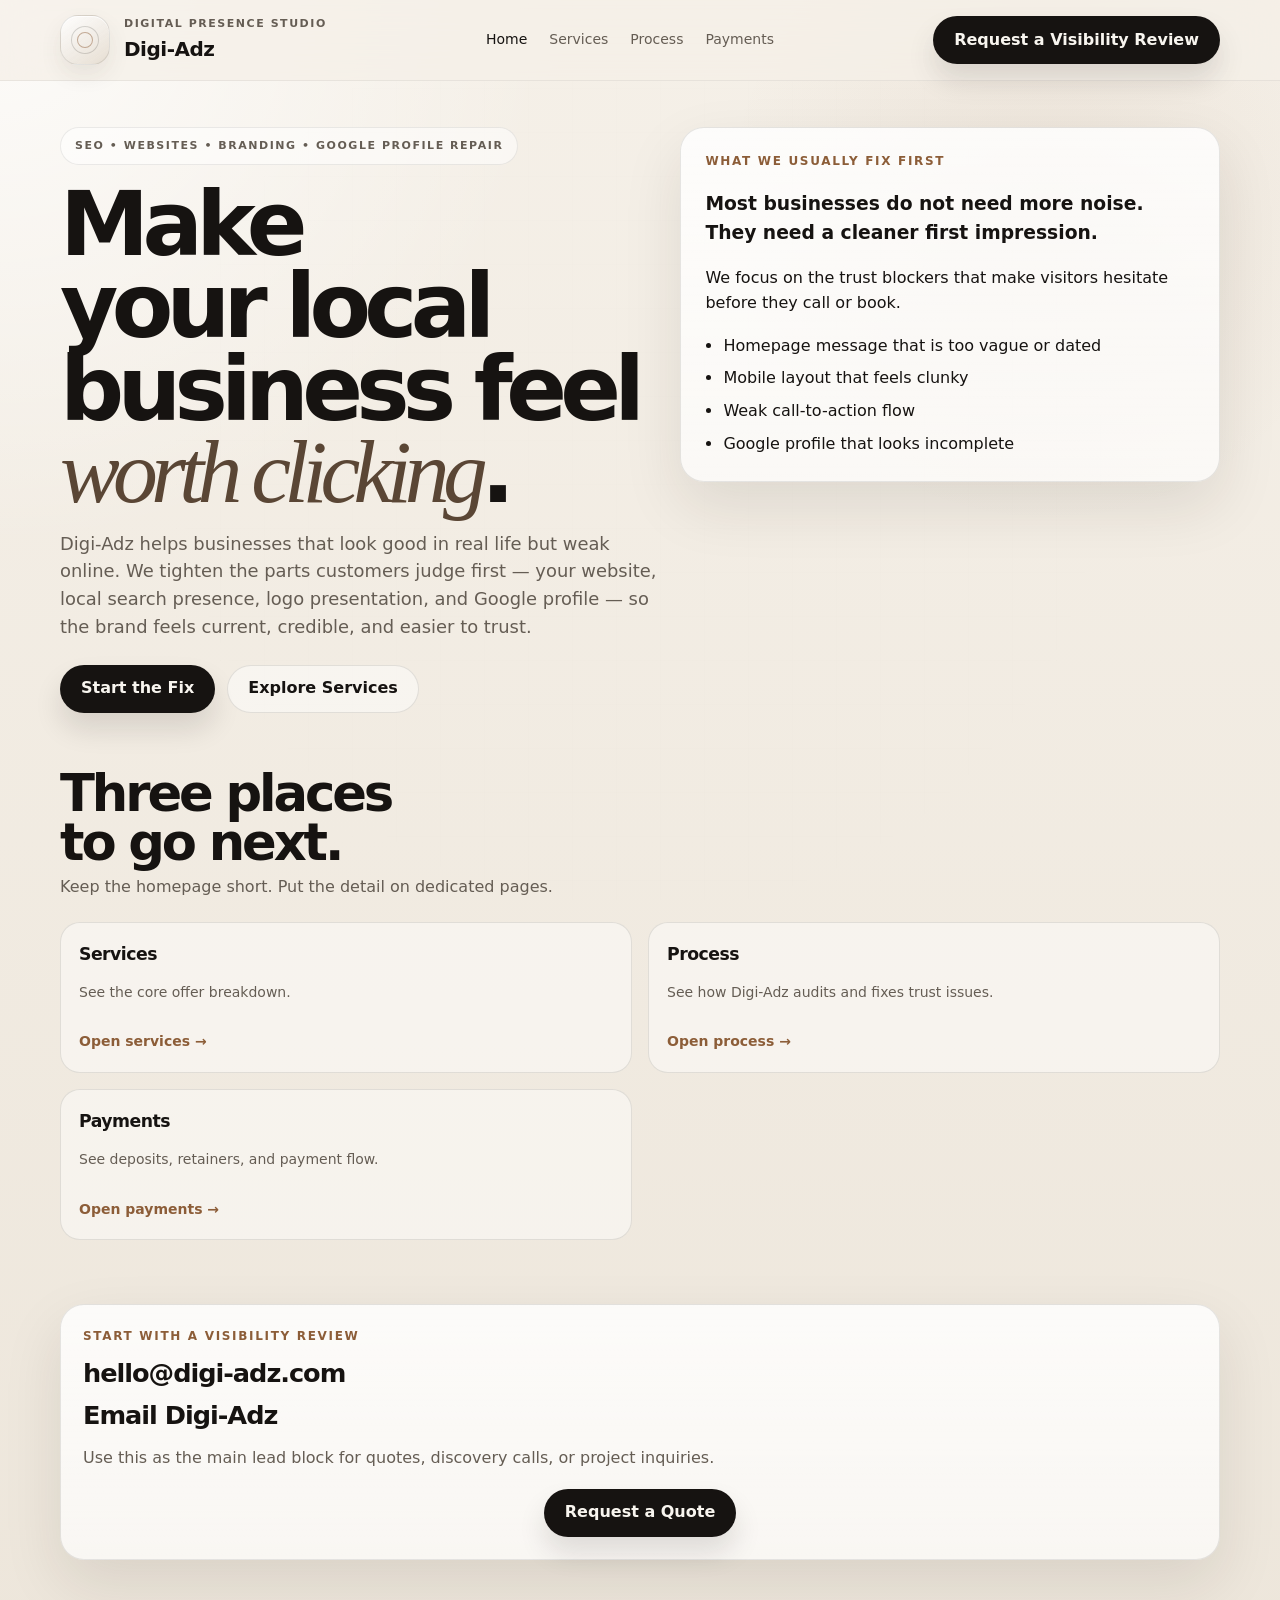
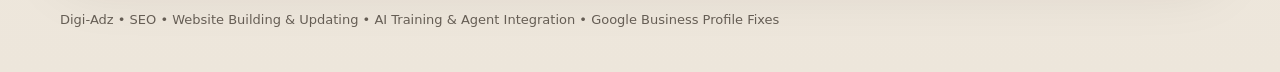
<file: index.html>
<!DOCTYPE html>
<html lang="en">
<head>
  <meta charset="UTF-8" />
  <meta name="viewport" content="width=device-width, initial-scale=1.0" />
  <title>Digi-Adz — Digital Visibility That Actually Brings Calls</title>
  <meta name="description" content="Digi-Adz helps local businesses improve websites, SEO, branding, and Google Business Profiles with a cleaner conversion-first digital presence." />
  <link rel="stylesheet" href="style.css" />
</head>
<body>
  <header class="topbar">
    <div class="shell nav">
      <a class="brand" href="index.html">
        <span class="brand-mark" aria-hidden="true"></span>
        <span class="brand-copy">
          <small>Digital Presence Studio</small>
          <strong>Digi-Adz</strong>
        </span>
      </a>
      <nav class="nav-links" aria-label="Primary">
        <a class="current" href="index.html">Home</a>
        <a href="services.html">Services</a>
        <a href="process.html">Process</a>
        <a href="payments.html">Payments</a>
      </nav>
      <a class="cta cta-primary" href="#contact">Request a Visibility Review</a>
    </div>
  </header>

  <main>
    <section class="hero">
      <div class="shell hero-simple">
        <div class="hero-copy">
          <span class="eyebrow">SEO • websites • branding • google profile repair</span>
          <h1>Make your local business feel <span>worth clicking</span>.</h1>
          <p>Digi-Adz helps businesses that look good in real life but weak online. We tighten the parts customers judge first — your website, local search presence, logo presentation, and Google profile — so the brand feels current, credible, and easier to trust.</p>
          <div class="hero-actions">
            <a class="cta cta-primary" href="#contact">Start the Fix</a>
            <a class="cta cta-secondary" href="services.html">Explore Services</a>
          </div>
        </div>

        <aside class="hero-card">
          <span class="page-kicker">What we usually fix first</span>
          <h3>Most businesses do not need more noise. They need a cleaner first impression.</h3>
          <p>We focus on the trust blockers that make visitors hesitate before they call or book.</p>
          <ul class="hero-list">
            <li>Homepage message that is too vague or dated</li>
            <li>Mobile layout that feels clunky</li>
            <li>Weak call-to-action flow</li>
            <li>Google profile that looks incomplete</li>
          </ul>
        </aside>
      </div>
    </section>

    <section>
      <div class="shell">
        <div class="section-head">
          <div>
            <h2>Three places to go next.</h2>
            <p>Keep the homepage short. Put the detail on dedicated pages.</p>
          </div>
        </div>

        <div class="link-grid two-up">
          <a class="link-card" href="services.html">
            <strong>Services</strong>
            <p>See the core offer breakdown.</p>
            <span class="arrow">Open services →</span>
          </a>
          <a class="link-card" href="process.html">
            <strong>Process</strong>
            <p>See how Digi-Adz audits and fixes trust issues.</p>
            <span class="arrow">Open process →</span>
          </a>
          <a class="link-card" href="payments.html">
            <strong>Payments</strong>
            <p>See deposits, retainers, and payment flow.</p>
            <span class="arrow">Open payments →</span>
          </a>
        </div>
      </div>
    </section>

    <section id="contact">
      <div class="shell">
        <div class="contact-card">
          <strong>Start with a visibility review</strong>
          <h3>hello@digi-adz.com</h3>
          <a class="contact-link" href="mailto:hello@digi-adz.com">Email Digi-Adz</a>
          <p>Use this as the main lead block for quotes, discovery calls, or project inquiries.</p>
          <a class="cta cta-primary center-cta" href="mailto:hello@digi-adz.com?subject=Digi-Adz%20Website%20Inquiry">Request a Quote</a>
        </div>
      </div>
    </section>
  </main>

  <footer class="footer">
    <div class="shell">Digi-Adz • SEO • Website Building &amp; Updating • AI Training &amp; Agent Integration • Google Business Profile Fixes</div>
  </footer>
</body>
</html>
</file>
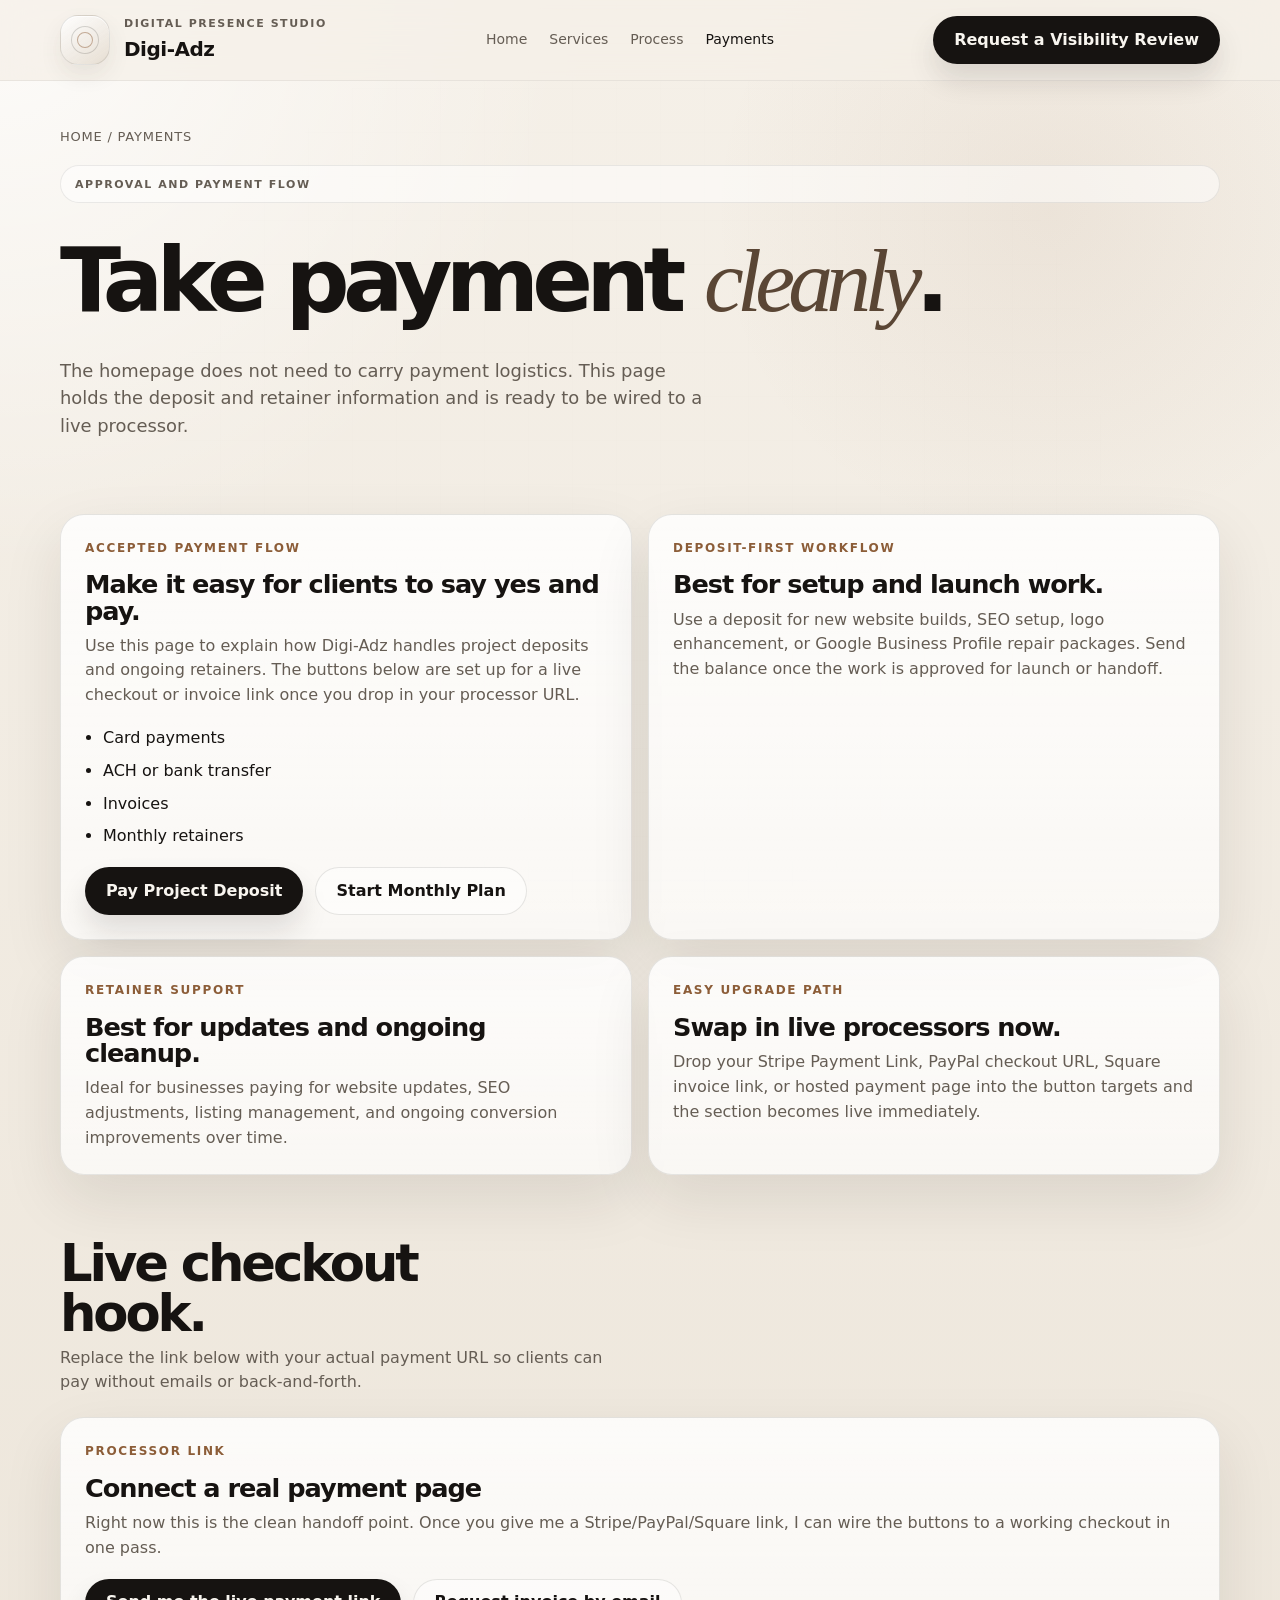
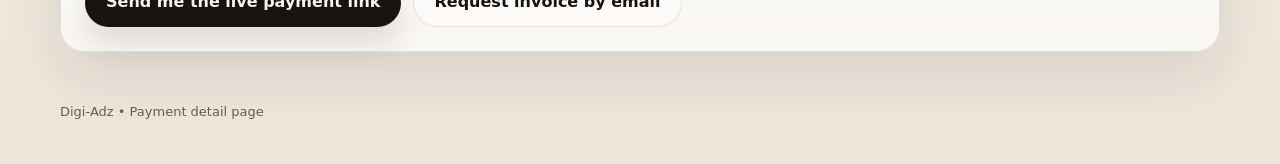
<file: payments.html>
<!DOCTYPE html>
<html lang="en">
<head>
  <meta charset="UTF-8" />
  <meta name="viewport" content="width=device-width, initial-scale=1.0" />
  <title>Digi-Adz Payments</title>
  <meta name="description" content="Payment and deposit flow information for Digi-Adz website, SEO, and branding work." />
  <link rel="stylesheet" href="style.css" />
</head>
<body>
  <header class="topbar">
    <div class="shell nav">
      <a class="brand" href="index.html">
        <span class="brand-mark" aria-hidden="true"></span>
        <span class="brand-copy">
          <small>Digital Presence Studio</small>
          <strong>Digi-Adz</strong>
        </span>
      </a>
      <nav class="nav-links" aria-label="Primary">
        <a href="index.html">Home</a>
        <a href="services.html">Services</a>
        <a href="process.html">Process</a>
        <a class="current" href="payments.html">Payments</a>
      </nav>
      <a class="cta cta-primary" href="index.html#contact">Request a Visibility Review</a>
    </div>
  </header>

  <main>
    <section class="page-hero">
      <div class="shell">
        <div class="breadcrumbs">Home / Payments</div>
        <span class="eyebrow">Approval and payment flow</span>
        <h1>Take payment <span>cleanly</span>.</h1>
        <p>The homepage does not need to carry payment logistics. This page holds the deposit and retainer information and is ready to be wired to a live processor.</p>
      </div>
    </section>

    <section>
      <div class="shell payment-grid">
        <article class="payment-card">
          <span class="page-kicker">Accepted payment flow</span>
          <h3>Make it easy for clients to say yes and pay.</h3>
          <p>Use this page to explain how Digi-Adz handles project deposits and ongoing retainers. The buttons below are set up for a live checkout or invoice link once you drop in your processor URL.</p>
          <ul class="simple-list">
            <li>Card payments</li>
            <li>ACH or bank transfer</li>
            <li>Invoices</li>
            <li>Monthly retainers</li>
          </ul>
          <div class="inline-actions" style="margin-top:18px;">
            <a class="button-link primary" href="#live-checkout">Pay Project Deposit</a>
            <a class="button-link secondary" href="#live-checkout">Start Monthly Plan</a>
          </div>
        </article>

        <article class="payment-card">
          <strong>Deposit-first workflow</strong>
          <h3>Best for setup and launch work.</h3>
          <p>Use a deposit for new website builds, SEO setup, logo enhancement, or Google Business Profile repair packages. Send the balance once the work is approved for launch or handoff.</p>
        </article>

        <article class="payment-card">
          <strong>Retainer support</strong>
          <h3>Best for updates and ongoing cleanup.</h3>
          <p>Ideal for businesses paying for website updates, SEO adjustments, listing management, and ongoing conversion improvements over time.</p>
        </article>

        <article class="payment-card">
          <strong>Easy upgrade path</strong>
          <h3>Swap in live processors now.</h3>
          <p>Drop your Stripe Payment Link, PayPal checkout URL, Square invoice link, or hosted payment page into the button targets and the section becomes live immediately.</p>
        </article>
      </div>
    </section>

    <section id="live-checkout">
      <div class="shell">
        <div class="section-head">
          <div>
            <h2>Live checkout hook.</h2>
            <p>Replace the link below with your actual payment URL so clients can pay without emails or back-and-forth.</p>
          </div>
        </div>

        <article class="page-card">
          <span class="page-kicker">Processor link</span>
          <h3>Connect a real payment page</h3>
          <p>Right now this is the clean handoff point. Once you give me a Stripe/PayPal/Square link, I can wire the buttons to a working checkout in one pass.</p>
          <div class="inline-actions" style="margin-top:18px;">
            <a class="button-link primary" href="mailto:hello@digi-adz.com?subject=Payment%20Link%20Request">Send me the live payment link</a>
            <a class="button-link secondary" href="mailto:hello@digi-adz.com?subject=Project%20Deposit%20Invoice">Request invoice by email</a>
          </div>
        </article>
      </div>
    </section>
  </main>

  <footer class="footer">
    <div class="shell">Digi-Adz • Payment detail page</div>
  </footer>
</body>
</html>
</file>
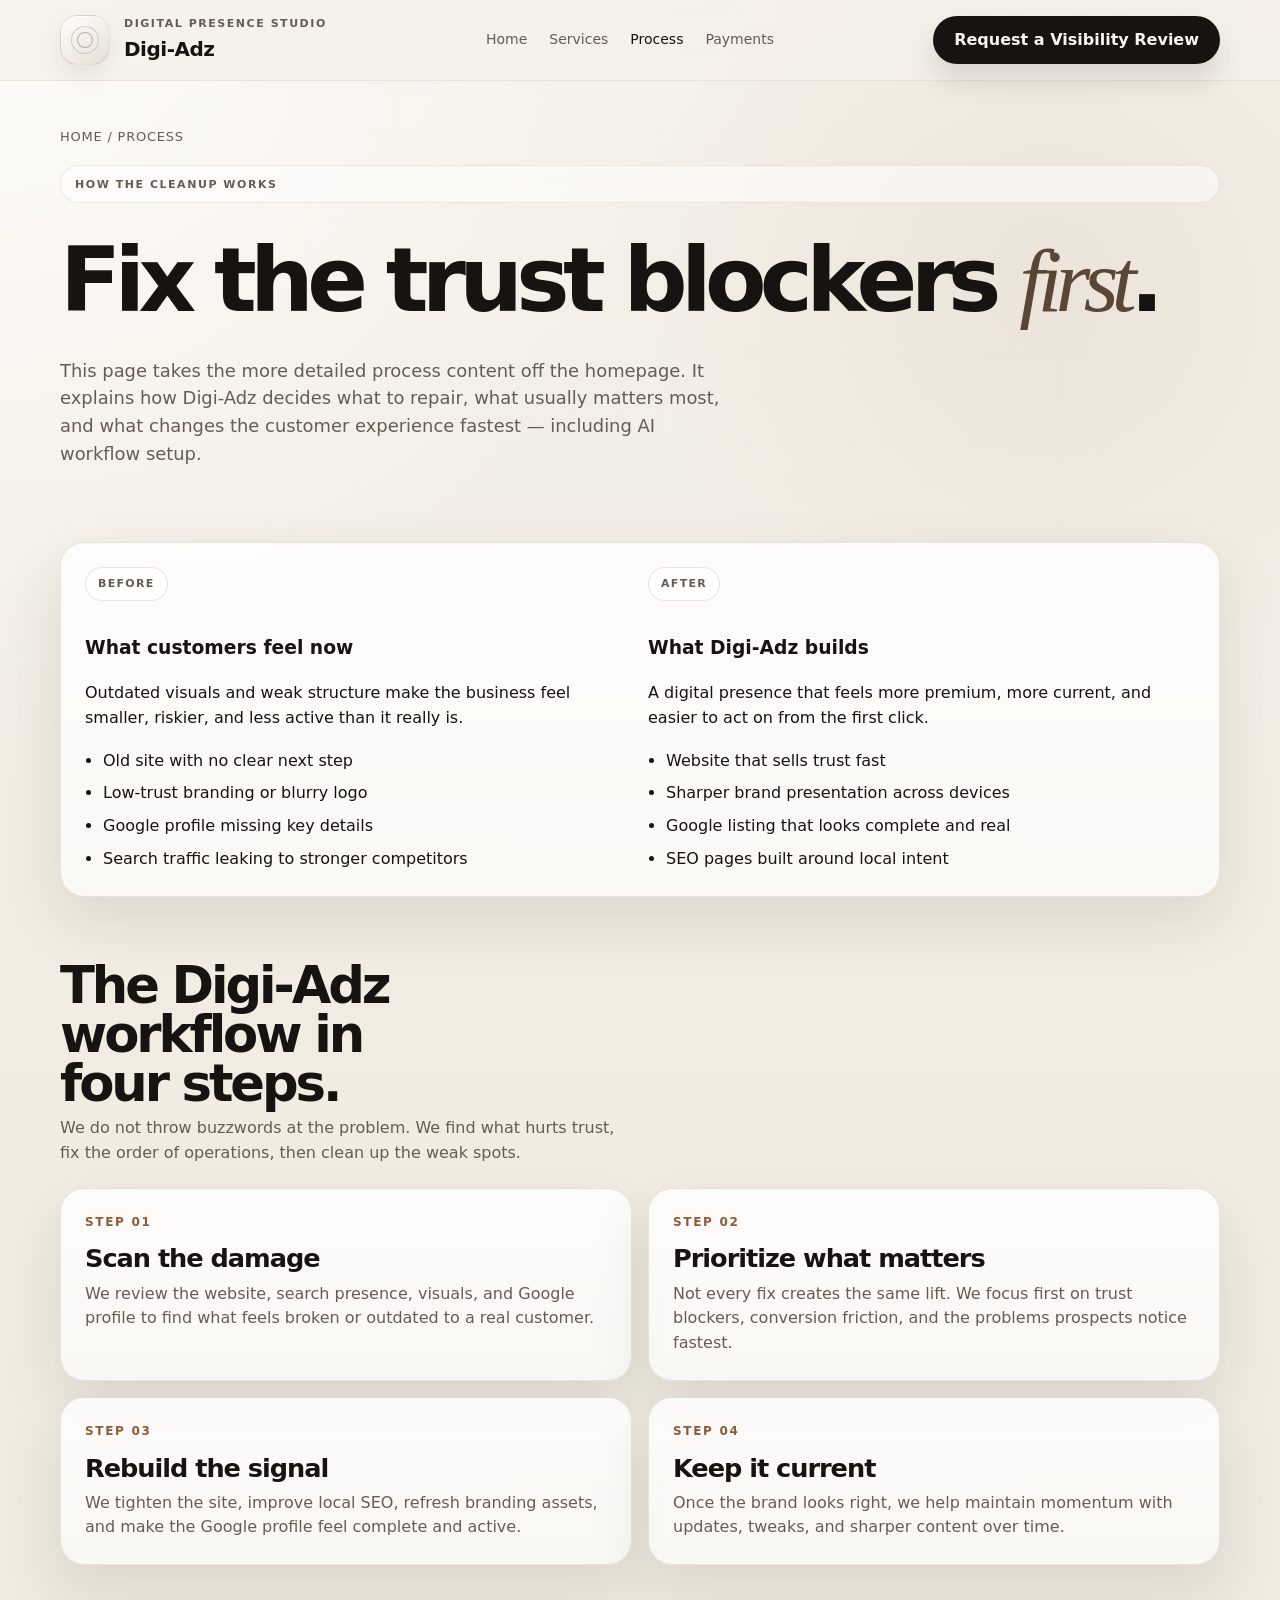
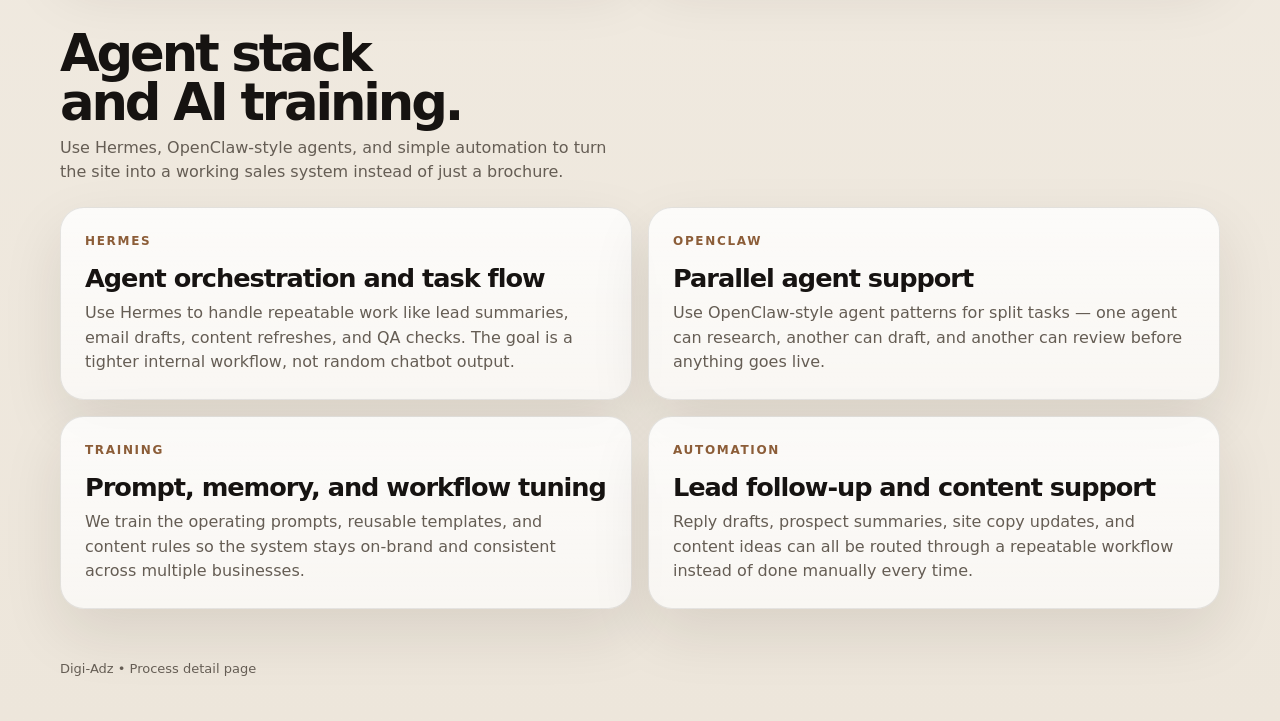
<file: process.html>
<!DOCTYPE html>
<html lang="en">
<head>
  <meta charset="UTF-8" />
  <meta name="viewport" content="width=device-width, initial-scale=1.0" />
  <title>Digi-Adz Process</title>
  <meta name="description" content="How Digi-Adz audits, prioritizes, and improves digital trust for local businesses." />
  <link rel="stylesheet" href="style.css" />
</head>
<body>
  <header class="topbar">
    <div class="shell nav">
      <a class="brand" href="index.html">
        <span class="brand-mark" aria-hidden="true"></span>
        <span class="brand-copy">
          <small>Digital Presence Studio</small>
          <strong>Digi-Adz</strong>
        </span>
      </a>
      <nav class="nav-links" aria-label="Primary">
        <a href="index.html">Home</a>
        <a href="services.html">Services</a>
        <a class="current" href="process.html">Process</a>
        <a href="payments.html">Payments</a>
      </nav>
      <a class="cta cta-primary" href="index.html#contact">Request a Visibility Review</a>
    </div>
  </header>

  <main>
    <section class="page-hero">
      <div class="shell">
        <div class="breadcrumbs">Home / Process</div>
        <span class="eyebrow">How the cleanup works</span>
        <h1>Fix the trust blockers <span>first</span>.</h1>
        <p>This page takes the more detailed process content off the homepage. It explains how Digi-Adz decides what to repair, what usually matters most, and what changes the customer experience fastest — including AI workflow setup.</p>
      </div>
    </section>

    <section>
      <div class="shell split-card">
        <div>
          <span class="label">Before</span>
          <h3>What customers feel now</h3>
          <p>Outdated visuals and weak structure make the business feel smaller, riskier, and less active than it really is.</p>
          <ul class="simple-list">
            <li>Old site with no clear next step</li>
            <li>Low-trust branding or blurry logo</li>
            <li>Google profile missing key details</li>
            <li>Search traffic leaking to stronger competitors</li>
          </ul>
        </div>
        <div>
          <span class="label">After</span>
          <h3>What Digi-Adz builds</h3>
          <p>A digital presence that feels more premium, more current, and easier to act on from the first click.</p>
          <ul class="simple-list">
            <li>Website that sells trust fast</li>
            <li>Sharper brand presentation across devices</li>
            <li>Google listing that looks complete and real</li>
            <li>SEO pages built around local intent</li>
          </ul>
        </div>
      </div>
    </section>

    <section>
      <div class="shell">
        <div class="section-head">
          <div>
            <h2>The Digi-Adz workflow in four steps.</h2>
            <p>We do not throw buzzwords at the problem. We find what hurts trust, fix the order of operations, then clean up the weak spots.</p>
          </div>
        </div>

        <div class="process-grid">
          <article class="process-card">
            <span class="step-num">Step 01</span>
            <h3>Scan the damage</h3>
            <p>We review the website, search presence, visuals, and Google profile to find what feels broken or outdated to a real customer.</p>
          </article>
          <article class="process-card">
            <span class="step-num">Step 02</span>
            <h3>Prioritize what matters</h3>
            <p>Not every fix creates the same lift. We focus first on trust blockers, conversion friction, and the problems prospects notice fastest.</p>
          </article>
          <article class="process-card">
            <span class="step-num">Step 03</span>
            <h3>Rebuild the signal</h3>
            <p>We tighten the site, improve local SEO, refresh branding assets, and make the Google profile feel complete and active.</p>
          </article>
          <article class="process-card">
            <span class="step-num">Step 04</span>
            <h3>Keep it current</h3>
            <p>Once the brand looks right, we help maintain momentum with updates, tweaks, and sharper content over time.</p>
          </article>
        </div>
      </div>
    </section>

    <section>
      <div class="shell">
        <div class="section-head">
          <div>
            <h2>Agent stack and AI training.</h2>
            <p>Use Hermes, OpenClaw-style agents, and simple automation to turn the site into a working sales system instead of just a brochure.</p>
          </div>
        </div>

        <div class="two-up">
          <article class="page-card">
            <span class="page-kicker">Hermes</span>
            <h3>Agent orchestration and task flow</h3>
            <p>Use Hermes to handle repeatable work like lead summaries, email drafts, content refreshes, and QA checks. The goal is a tighter internal workflow, not random chatbot output.</p>
          </article>
          <article class="page-card">
            <span class="page-kicker">OpenClaw</span>
            <h3>Parallel agent support</h3>
            <p>Use OpenClaw-style agent patterns for split tasks — one agent can research, another can draft, and another can review before anything goes live.</p>
          </article>
          <article class="page-card">
            <span class="page-kicker">Training</span>
            <h3>Prompt, memory, and workflow tuning</h3>
            <p>We train the operating prompts, reusable templates, and content rules so the system stays on-brand and consistent across multiple businesses.</p>
          </article>
          <article class="page-card">
            <span class="page-kicker">Automation</span>
            <h3>Lead follow-up and content support</h3>
            <p>Reply drafts, prospect summaries, site copy updates, and content ideas can all be routed through a repeatable workflow instead of done manually every time.</p>
          </article>
        </div>
      </div>
    </section>
  </main>

  <footer class="footer">
    <div class="shell">Digi-Adz • Process detail page</div>
  </footer>
</body>
</html>
</file>
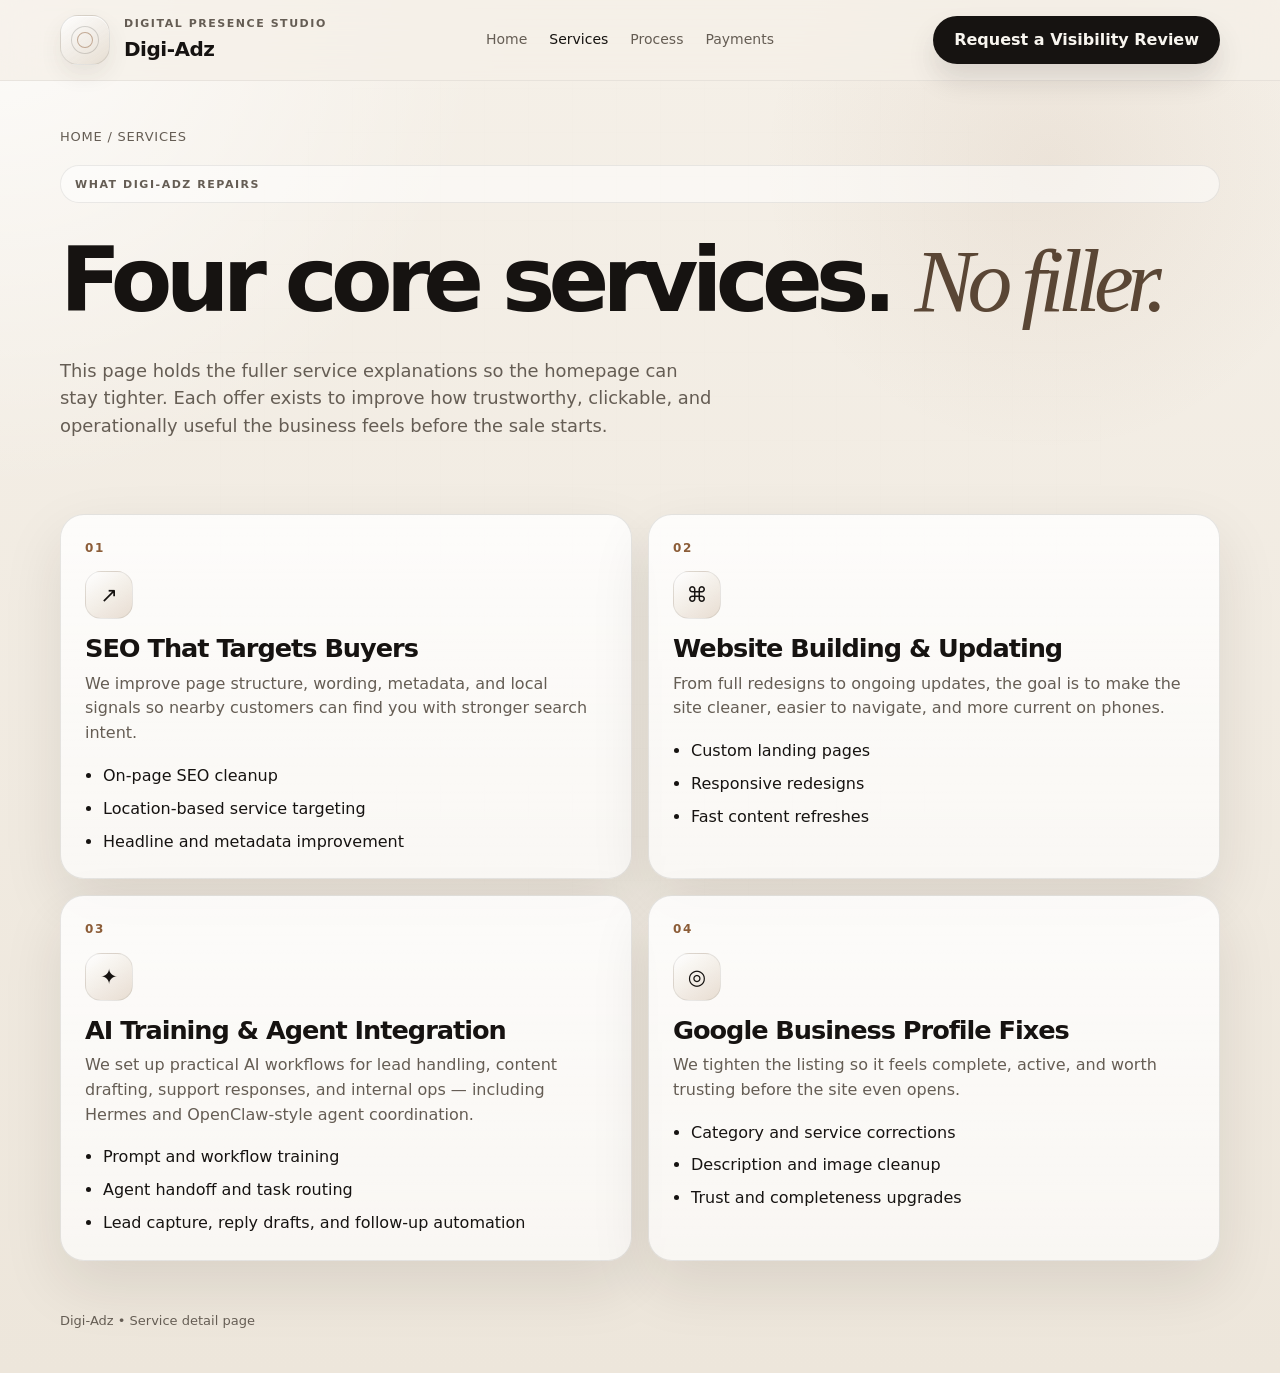
<file: services.html>
<!DOCTYPE html>
<html lang="en">
<head>
  <meta charset="UTF-8" />
  <meta name="viewport" content="width=device-width, initial-scale=1.0" />
  <title>Digi-Adz Services</title>
  <meta name="description" content="Digi-Adz services for SEO, websites, AI training and agent integration, and Google Business Profile fixes." />
  <link rel="stylesheet" href="style.css" />
</head>
<body>
  <header class="topbar">
    <div class="shell nav">
      <a class="brand" href="index.html">
        <span class="brand-mark" aria-hidden="true"></span>
        <span class="brand-copy">
          <small>Digital Presence Studio</small>
          <strong>Digi-Adz</strong>
        </span>
      </a>
      <nav class="nav-links" aria-label="Primary">
        <a href="index.html">Home</a>
        <a class="current" href="services.html">Services</a>
        <a href="process.html">Process</a>
        <a href="payments.html">Payments</a>
      </nav>
      <a class="cta cta-primary" href="index.html#contact">Request a Visibility Review</a>
    </div>
  </header>

  <main>
    <section class="page-hero">
      <div class="shell">
        <div class="breadcrumbs">Home / Services</div>
        <span class="eyebrow">What Digi-Adz repairs</span>
        <h1>Four core services. <span>No filler.</span></h1>
        <p>This page holds the fuller service explanations so the homepage can stay tighter. Each offer exists to improve how trustworthy, clickable, and operationally useful the business feels before the sale starts.</p>
      </div>
    </section>

    <section>
      <div class="shell services-grid">
        <article class="service-card">
          <span class="service-tag">01</span>
          <div class="service-icon">↗</div>
          <h3>SEO That Targets Buyers</h3>
          <p>We improve page structure, wording, metadata, and local signals so nearby customers can find you with stronger search intent.</p>
          <ul class="simple-list">
            <li>On-page SEO cleanup</li>
            <li>Location-based service targeting</li>
            <li>Headline and metadata improvement</li>
          </ul>
        </article>

        <article class="service-card">
          <span class="service-tag">02</span>
          <div class="service-icon">⌘</div>
          <h3>Website Building &amp; Updating</h3>
          <p>From full redesigns to ongoing updates, the goal is to make the site cleaner, easier to navigate, and more current on phones.</p>
          <ul class="simple-list">
            <li>Custom landing pages</li>
            <li>Responsive redesigns</li>
            <li>Fast content refreshes</li>
          </ul>
        </article>

        <article class="service-card">
          <span class="service-tag">03</span>
          <div class="service-icon">✦</div>
          <h3>AI Training &amp; Agent Integration</h3>
          <p>We set up practical AI workflows for lead handling, content drafting, support responses, and internal ops — including Hermes and OpenClaw-style agent coordination.</p>
          <ul class="simple-list">
            <li>Prompt and workflow training</li>
            <li>Agent handoff and task routing</li>
            <li>Lead capture, reply drafts, and follow-up automation</li>
          </ul>
        </article>

        <article class="service-card">
          <span class="service-tag">04</span>
          <div class="service-icon">◎</div>
          <h3>Google Business Profile Fixes</h3>
          <p>We tighten the listing so it feels complete, active, and worth trusting before the site even opens.</p>
          <ul class="simple-list">
            <li>Category and service corrections</li>
            <li>Description and image cleanup</li>
            <li>Trust and completeness upgrades</li>
          </ul>
        </article>
      </div>
    </section>
  </main>

  <footer class="footer">
    <div class="shell">Digi-Adz • Service detail page</div>
  </footer>
</body>
</html>
</file>
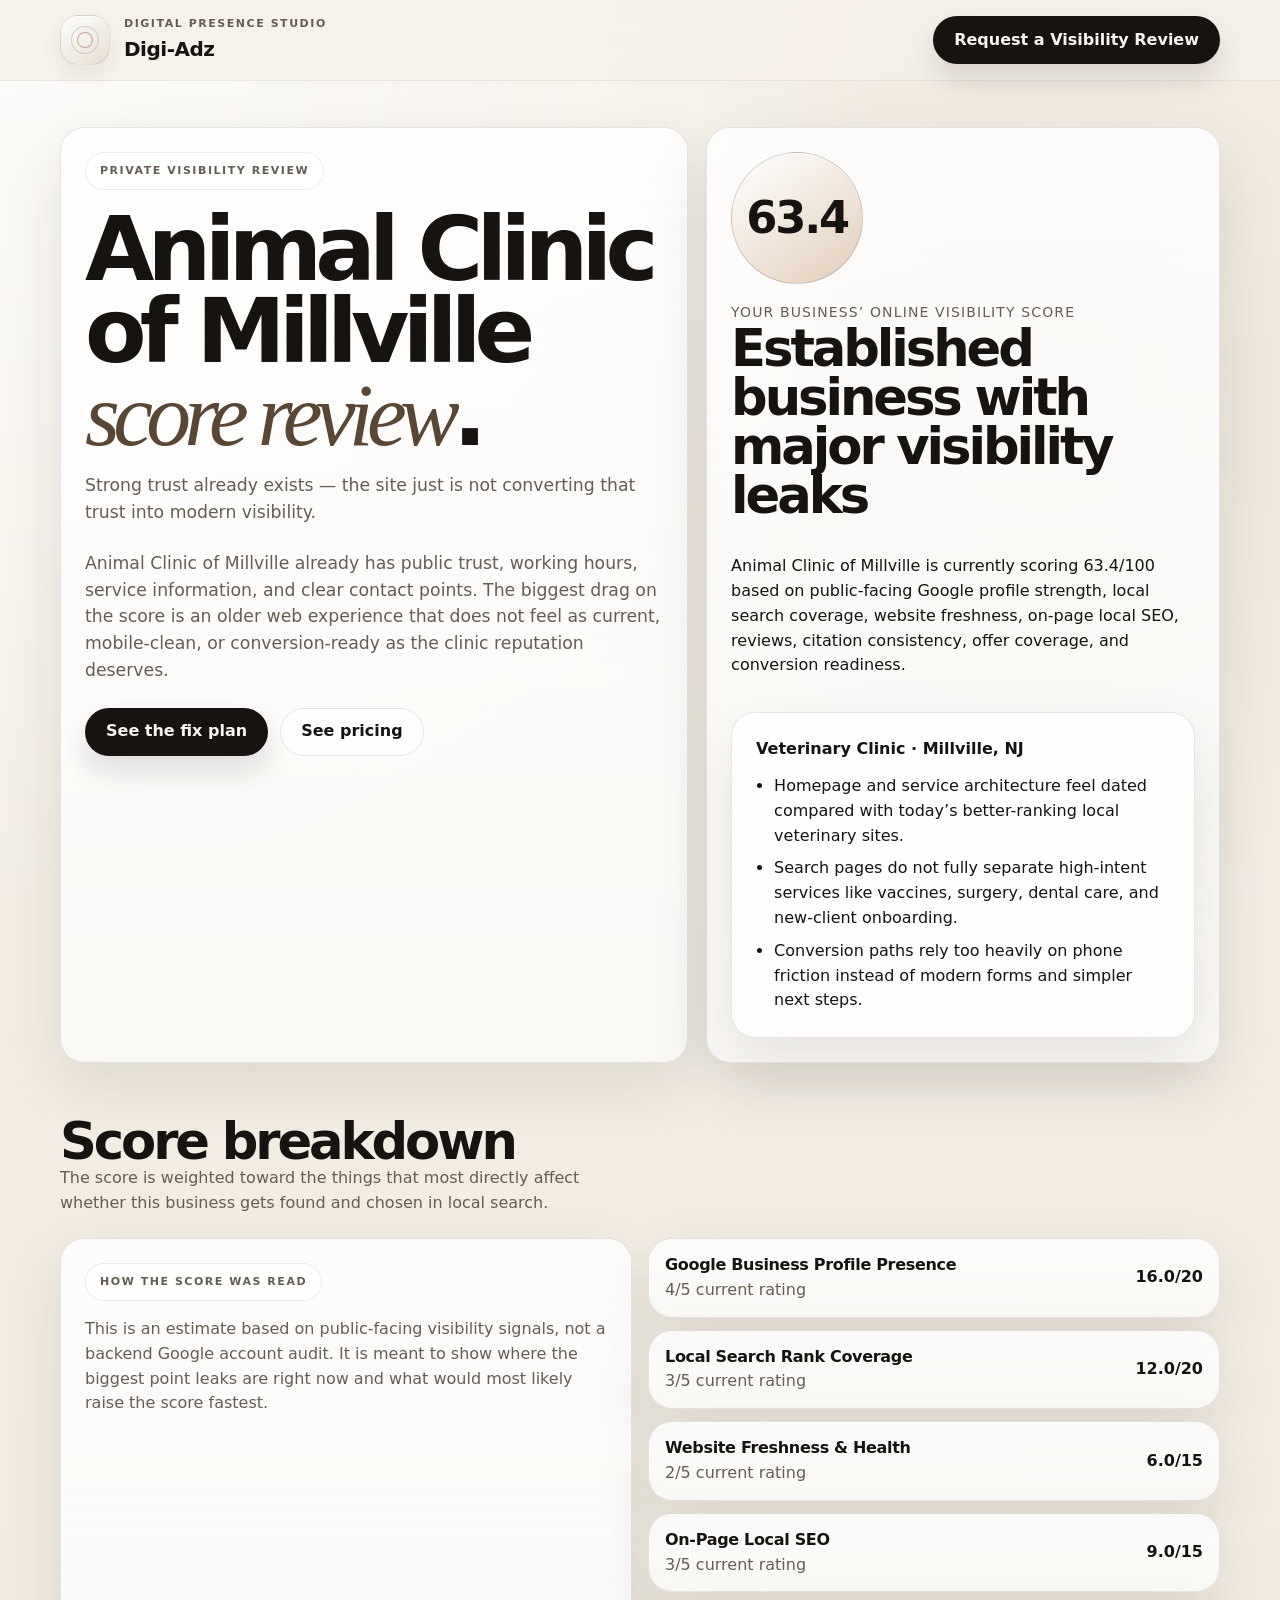
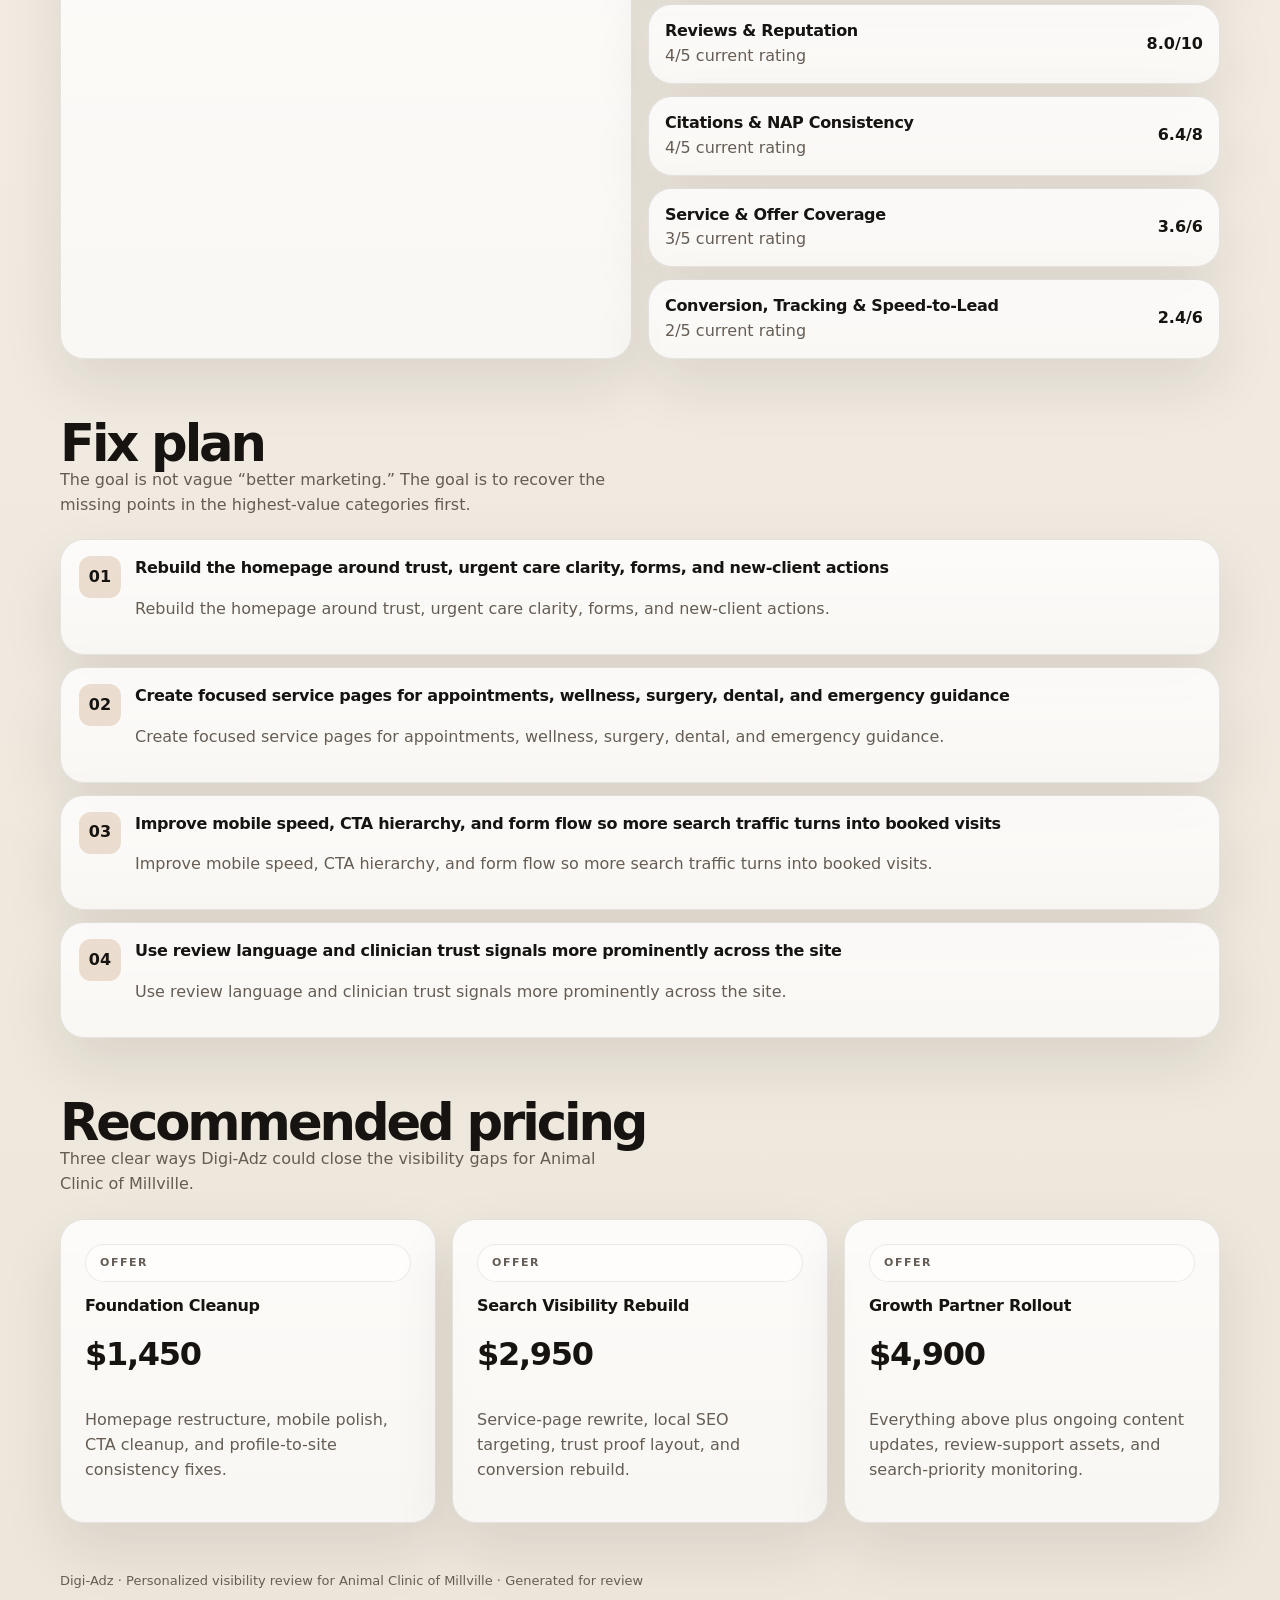
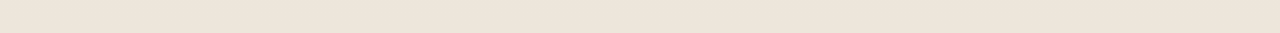
<file: reviews/animal-clinic-of-millville.html>
<!DOCTYPE html>
<html lang="en">
<head>
  <meta charset="UTF-8" />
  <meta name="viewport" content="width=device-width, initial-scale=1.0" />
  <title>Animal Clinic of Millville Visibility Review | Digi-Adz</title>
  <meta name="description" content="Personalized Digi-Adz visibility review for Animal Clinic of Millville in Millville, NJ." />
  <link rel="stylesheet" href="style.css" />
</head>
<body>
  <header class="topbar">
    <div class="shell nav">
      <a class="brand" href="../index.html">
        <span class="brand-mark" aria-hidden="true"></span>
        <span class="brand-copy">
          <small>Digital Presence Studio</small>
          <strong>Digi-Adz</strong>
        </span>
      </a>
      <a class="cta cta-primary" href="../index.html#contact">Request a Visibility Review</a>
    </div>
  </header>

  <main>
    <section class="page-hero">
      <div class="shell hero-grid">
        <article class="card hero-copy">
          <span class="eyebrow">Private visibility review</span>
          <h1>Animal Clinic of Millville <span>score review</span>.</h1>
          <p>Strong trust already exists — the site just is not converting that trust into modern visibility.</p>
          <p>Animal Clinic of Millville already has public trust, working hours, service information, and clear contact points. The biggest drag on the score is an older web experience that does not feel as current, mobile-clean, or conversion-ready as the clinic reputation deserves.</p>
          <div class="hero-actions">
            <a class="cta cta-primary" href="#plan">See the fix plan</a>
            <a class="cta cta-secondary" href="#pricing">See pricing</a>
          </div>
        </article>

        <aside class="score-card">
          <div class="score-chip">63.4</div>
          <div>
            <div class="score-meta">Your business’ online visibility score</div>
            <h2>Established business with major visibility leaks</h2>
          </div>
          <p>Animal Clinic of Millville is currently scoring 63.4/100 based on public-facing Google profile strength, local search coverage, website freshness, on-page local SEO, reviews, citation consistency, offer coverage, and conversion readiness.</p>
          <div class="panel">
            <strong>Veterinary Clinic · Millville, NJ</strong>
            <ul class="note-list">
              <li>Homepage and service architecture feel dated compared with today’s better-ranking local veterinary sites.</li><li>Search pages do not fully separate high-intent services like vaccines, surgery, dental care, and new-client onboarding.</li><li>Conversion paths rely too heavily on phone friction instead of modern forms and simpler next steps.</li>
            </ul>
          </div>
        </aside>
      </div>
    </section>

    <section class="section">
      <div class="shell">
        <div class="section-head">
          <div>
            <h2>Score breakdown</h2>
            <p>The score is weighted toward the things that most directly affect whether this business gets found and chosen in local search.</p>
          </div>
        </div>
        <div class="two-up">
          <article class="panel">
            <span class="eyebrow">How the score was read</span>
            <p>This is an estimate based on public-facing visibility signals, not a backend Google account audit. It is meant to show where the biggest point leaks are right now and what would most likely raise the score fastest.</p>
          </article>
          <div class="breakdown"><div class="breakdown-item"><div><strong>Google Business Profile Presence</strong><span>4/5 current rating</span></div><div class="points">16.0/20</div></div><div class="breakdown-item"><div><strong>Local Search Rank Coverage</strong><span>3/5 current rating</span></div><div class="points">12.0/20</div></div><div class="breakdown-item"><div><strong>Website Freshness & Health</strong><span>2/5 current rating</span></div><div class="points">6.0/15</div></div><div class="breakdown-item"><div><strong>On-Page Local SEO</strong><span>3/5 current rating</span></div><div class="points">9.0/15</div></div><div class="breakdown-item"><div><strong>Reviews & Reputation</strong><span>4/5 current rating</span></div><div class="points">8.0/10</div></div><div class="breakdown-item"><div><strong>Citations & NAP Consistency</strong><span>4/5 current rating</span></div><div class="points">6.4/8</div></div><div class="breakdown-item"><div><strong>Service & Offer Coverage</strong><span>3/5 current rating</span></div><div class="points">3.6/6</div></div><div class="breakdown-item"><div><strong>Conversion, Tracking & Speed-to-Lead</strong><span>2/5 current rating</span></div><div class="points">2.4/6</div></div></div>
        </div>
      </div>
    </section>

    <section class="section" id="plan">
      <div class="shell">
        <div class="section-head">
          <div>
            <h2>Fix plan</h2>
            <p>The goal is not vague “better marketing.” The goal is to recover the missing points in the highest-value categories first.</p>
          </div>
        </div>
        <div class="plan-list"><article class="plan-item"><div class="plan-num">01</div><div><strong>Rebuild the homepage around trust, urgent care clarity, forms, and new-client actions</strong><p>Rebuild the homepage around trust, urgent care clarity, forms, and new-client actions.</p></div></article><article class="plan-item"><div class="plan-num">02</div><div><strong>Create focused service pages for appointments, wellness, surgery, dental, and emergency guidance</strong><p>Create focused service pages for appointments, wellness, surgery, dental, and emergency guidance.</p></div></article><article class="plan-item"><div class="plan-num">03</div><div><strong>Improve mobile speed, CTA hierarchy, and form flow so more search traffic turns into booked visits</strong><p>Improve mobile speed, CTA hierarchy, and form flow so more search traffic turns into booked visits.</p></div></article><article class="plan-item"><div class="plan-num">04</div><div><strong>Use review language and clinician trust signals more prominently across the site</strong><p>Use review language and clinician trust signals more prominently across the site.</p></div></article></div>
      </div>
    </section>

    <section class="section" id="pricing">
      <div class="shell">
        <div class="section-head">
          <div>
            <h2>Recommended pricing</h2>
            <p>Three clear ways Digi-Adz could close the visibility gaps for Animal Clinic of Millville.</p>
          </div>
        </div>
        <div class="pricing-grid three-up"><article class="price-card"><div class="eyebrow">Offer</div><strong>Foundation Cleanup</strong><div class="price-tag">$1,450</div><p>Homepage restructure, mobile polish, CTA cleanup, and profile-to-site consistency fixes.</p></article><article class="price-card"><div class="eyebrow">Offer</div><strong>Search Visibility Rebuild</strong><div class="price-tag">$2,950</div><p>Service-page rewrite, local SEO targeting, trust proof layout, and conversion rebuild.</p></article><article class="price-card"><div class="eyebrow">Offer</div><strong>Growth Partner Rollout</strong><div class="price-tag">$4,900</div><p>Everything above plus ongoing content updates, review-support assets, and search-priority monitoring.</p></article></div>
      </div>
    </section>
  </main>

  <footer class="footer">
    <div class="shell">Digi-Adz · Personalized visibility review for Animal Clinic of Millville · Generated for review</div>
  </footer>
</body>
</html>
</file>
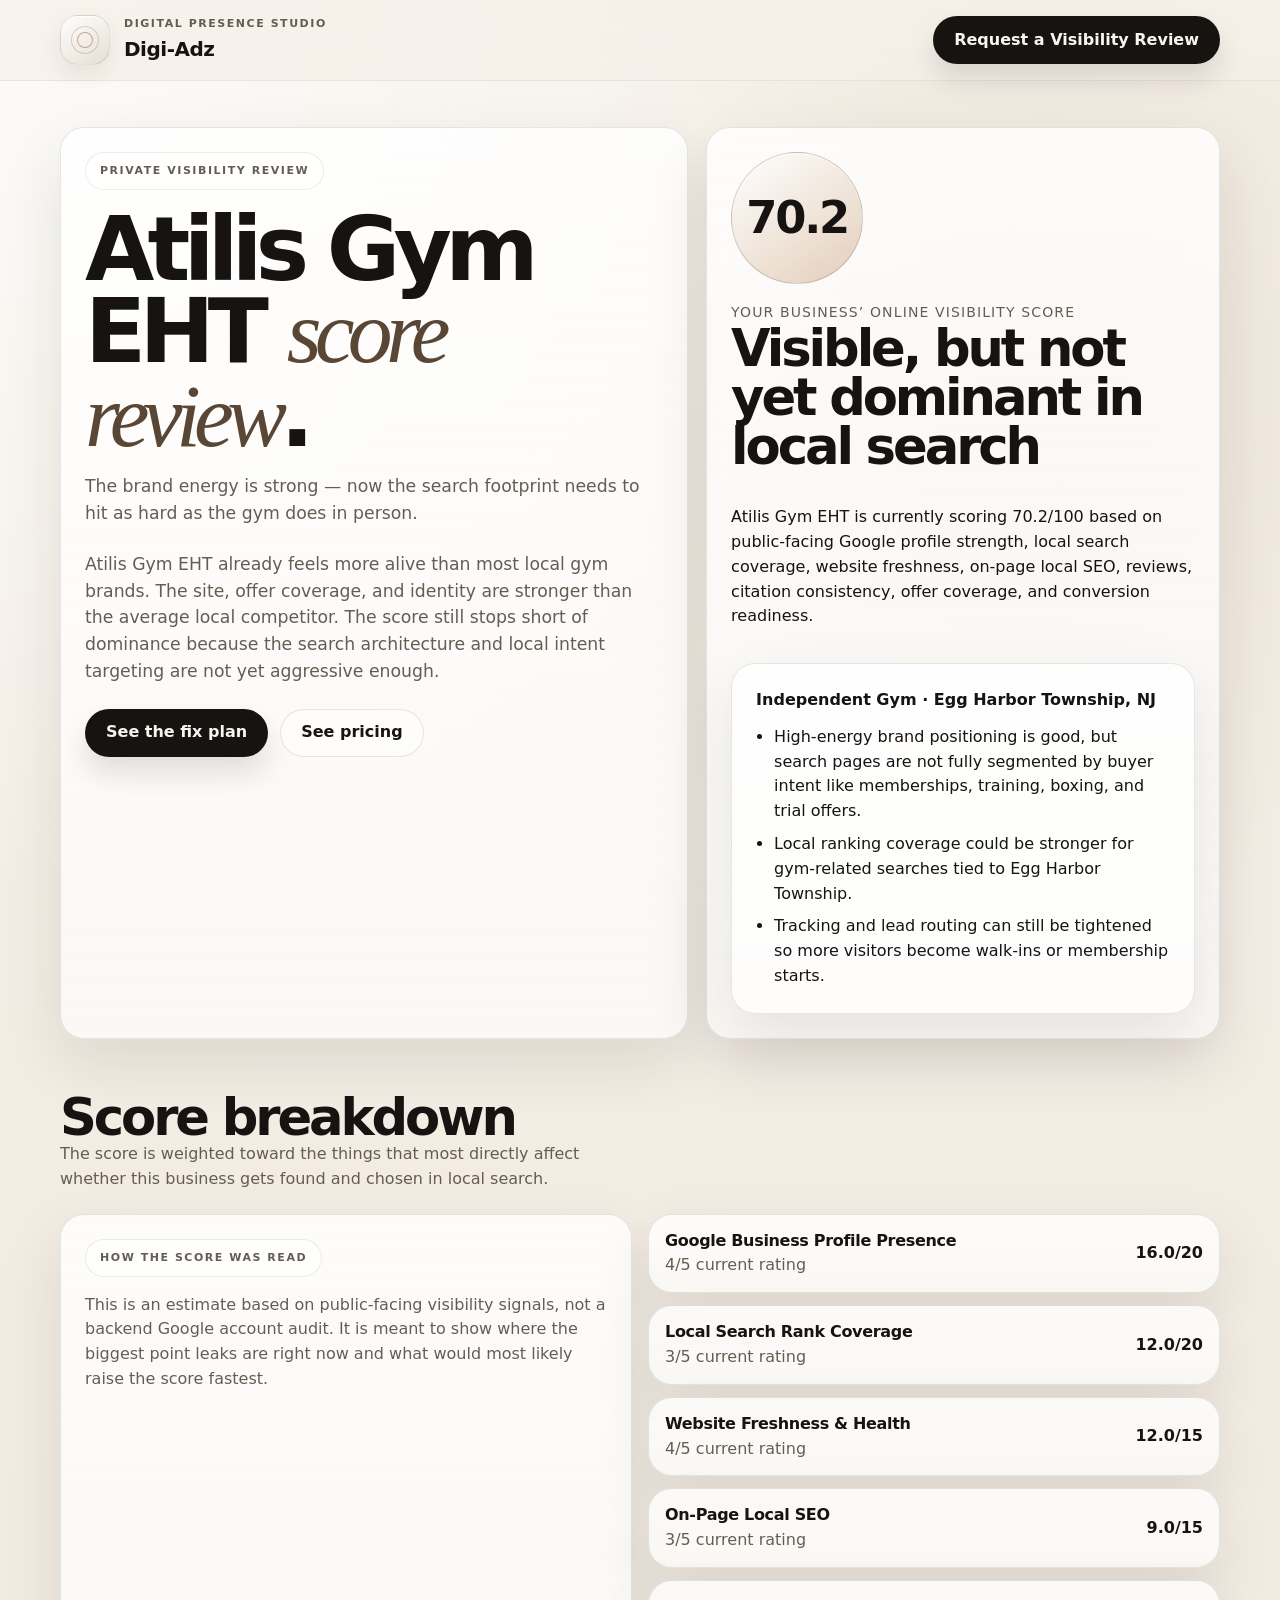
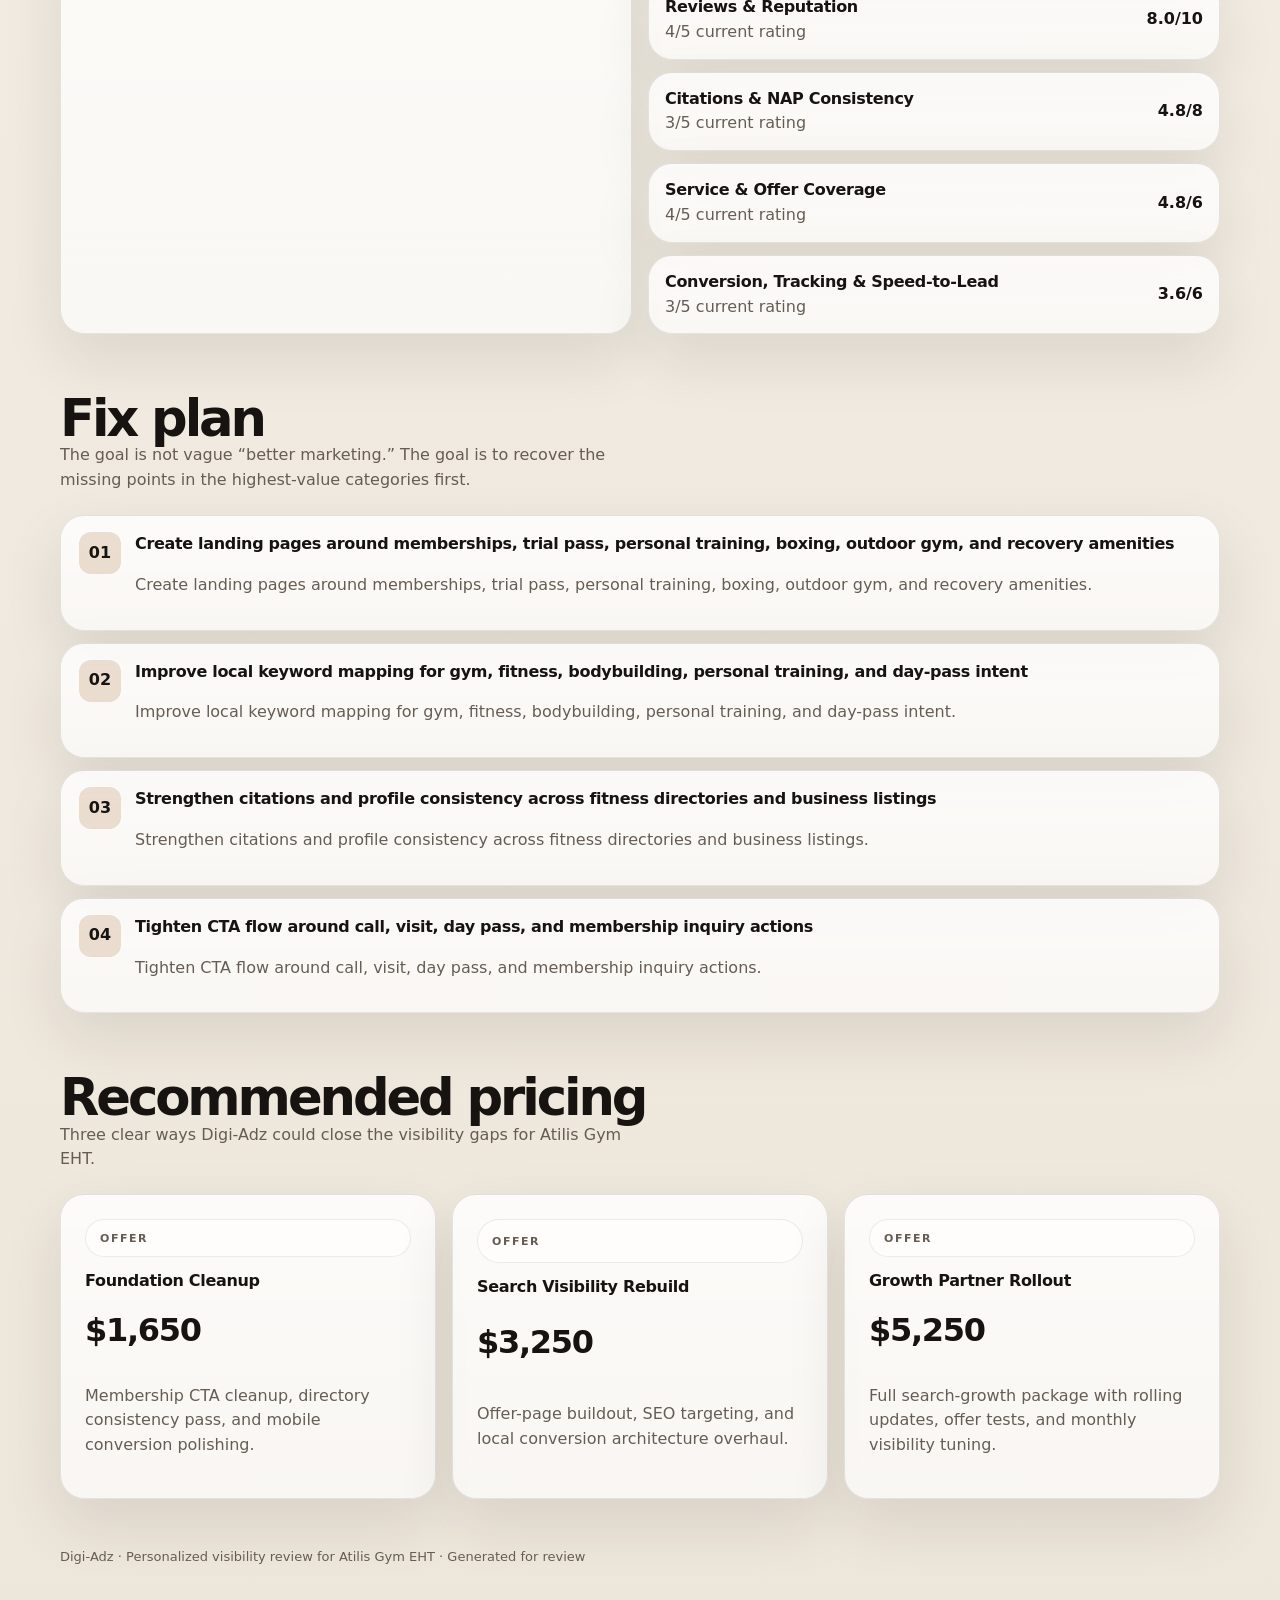
<file: reviews/atilis-gym-eht.html>
<!DOCTYPE html>
<html lang="en">
<head>
  <meta charset="UTF-8" />
  <meta name="viewport" content="width=device-width, initial-scale=1.0" />
  <title>Atilis Gym EHT Visibility Review | Digi-Adz</title>
  <meta name="description" content="Personalized Digi-Adz visibility review for Atilis Gym EHT in Egg Harbor Township, NJ." />
  <link rel="stylesheet" href="style.css" />
</head>
<body>
  <header class="topbar">
    <div class="shell nav">
      <a class="brand" href="../index.html">
        <span class="brand-mark" aria-hidden="true"></span>
        <span class="brand-copy">
          <small>Digital Presence Studio</small>
          <strong>Digi-Adz</strong>
        </span>
      </a>
      <a class="cta cta-primary" href="../index.html#contact">Request a Visibility Review</a>
    </div>
  </header>

  <main>
    <section class="page-hero">
      <div class="shell hero-grid">
        <article class="card hero-copy">
          <span class="eyebrow">Private visibility review</span>
          <h1>Atilis Gym EHT <span>score review</span>.</h1>
          <p>The brand energy is strong — now the search footprint needs to hit as hard as the gym does in person.</p>
          <p>Atilis Gym EHT already feels more alive than most local gym brands. The site, offer coverage, and identity are stronger than the average local competitor. The score still stops short of dominance because the search architecture and local intent targeting are not yet aggressive enough.</p>
          <div class="hero-actions">
            <a class="cta cta-primary" href="#plan">See the fix plan</a>
            <a class="cta cta-secondary" href="#pricing">See pricing</a>
          </div>
        </article>

        <aside class="score-card">
          <div class="score-chip">70.2</div>
          <div>
            <div class="score-meta">Your business’ online visibility score</div>
            <h2>Visible, but not yet dominant in local search</h2>
          </div>
          <p>Atilis Gym EHT is currently scoring 70.2/100 based on public-facing Google profile strength, local search coverage, website freshness, on-page local SEO, reviews, citation consistency, offer coverage, and conversion readiness.</p>
          <div class="panel">
            <strong>Independent Gym · Egg Harbor Township, NJ</strong>
            <ul class="note-list">
              <li>High-energy brand positioning is good, but search pages are not fully segmented by buyer intent like memberships, training, boxing, and trial offers.</li><li>Local ranking coverage could be stronger for gym-related searches tied to Egg Harbor Township.</li><li>Tracking and lead routing can still be tightened so more visitors become walk-ins or membership starts.</li>
            </ul>
          </div>
        </aside>
      </div>
    </section>

    <section class="section">
      <div class="shell">
        <div class="section-head">
          <div>
            <h2>Score breakdown</h2>
            <p>The score is weighted toward the things that most directly affect whether this business gets found and chosen in local search.</p>
          </div>
        </div>
        <div class="two-up">
          <article class="panel">
            <span class="eyebrow">How the score was read</span>
            <p>This is an estimate based on public-facing visibility signals, not a backend Google account audit. It is meant to show where the biggest point leaks are right now and what would most likely raise the score fastest.</p>
          </article>
          <div class="breakdown"><div class="breakdown-item"><div><strong>Google Business Profile Presence</strong><span>4/5 current rating</span></div><div class="points">16.0/20</div></div><div class="breakdown-item"><div><strong>Local Search Rank Coverage</strong><span>3/5 current rating</span></div><div class="points">12.0/20</div></div><div class="breakdown-item"><div><strong>Website Freshness & Health</strong><span>4/5 current rating</span></div><div class="points">12.0/15</div></div><div class="breakdown-item"><div><strong>On-Page Local SEO</strong><span>3/5 current rating</span></div><div class="points">9.0/15</div></div><div class="breakdown-item"><div><strong>Reviews & Reputation</strong><span>4/5 current rating</span></div><div class="points">8.0/10</div></div><div class="breakdown-item"><div><strong>Citations & NAP Consistency</strong><span>3/5 current rating</span></div><div class="points">4.8/8</div></div><div class="breakdown-item"><div><strong>Service & Offer Coverage</strong><span>4/5 current rating</span></div><div class="points">4.8/6</div></div><div class="breakdown-item"><div><strong>Conversion, Tracking & Speed-to-Lead</strong><span>3/5 current rating</span></div><div class="points">3.6/6</div></div></div>
        </div>
      </div>
    </section>

    <section class="section" id="plan">
      <div class="shell">
        <div class="section-head">
          <div>
            <h2>Fix plan</h2>
            <p>The goal is not vague “better marketing.” The goal is to recover the missing points in the highest-value categories first.</p>
          </div>
        </div>
        <div class="plan-list"><article class="plan-item"><div class="plan-num">01</div><div><strong>Create landing pages around memberships, trial pass, personal training, boxing, outdoor gym, and recovery amenities</strong><p>Create landing pages around memberships, trial pass, personal training, boxing, outdoor gym, and recovery amenities.</p></div></article><article class="plan-item"><div class="plan-num">02</div><div><strong>Improve local keyword mapping for gym, fitness, bodybuilding, personal training, and day-pass intent</strong><p>Improve local keyword mapping for gym, fitness, bodybuilding, personal training, and day-pass intent.</p></div></article><article class="plan-item"><div class="plan-num">03</div><div><strong>Strengthen citations and profile consistency across fitness directories and business listings</strong><p>Strengthen citations and profile consistency across fitness directories and business listings.</p></div></article><article class="plan-item"><div class="plan-num">04</div><div><strong>Tighten CTA flow around call, visit, day pass, and membership inquiry actions</strong><p>Tighten CTA flow around call, visit, day pass, and membership inquiry actions.</p></div></article></div>
      </div>
    </section>

    <section class="section" id="pricing">
      <div class="shell">
        <div class="section-head">
          <div>
            <h2>Recommended pricing</h2>
            <p>Three clear ways Digi-Adz could close the visibility gaps for Atilis Gym EHT.</p>
          </div>
        </div>
        <div class="pricing-grid three-up"><article class="price-card"><div class="eyebrow">Offer</div><strong>Foundation Cleanup</strong><div class="price-tag">$1,650</div><p>Membership CTA cleanup, directory consistency pass, and mobile conversion polishing.</p></article><article class="price-card"><div class="eyebrow">Offer</div><strong>Search Visibility Rebuild</strong><div class="price-tag">$3,250</div><p>Offer-page buildout, SEO targeting, and local conversion architecture overhaul.</p></article><article class="price-card"><div class="eyebrow">Offer</div><strong>Growth Partner Rollout</strong><div class="price-tag">$5,250</div><p>Full search-growth package with rolling updates, offer tests, and monthly visibility tuning.</p></article></div>
      </div>
    </section>
  </main>

  <footer class="footer">
    <div class="shell">Digi-Adz · Personalized visibility review for Atilis Gym EHT · Generated for review</div>
  </footer>
</body>
</html>
</file>
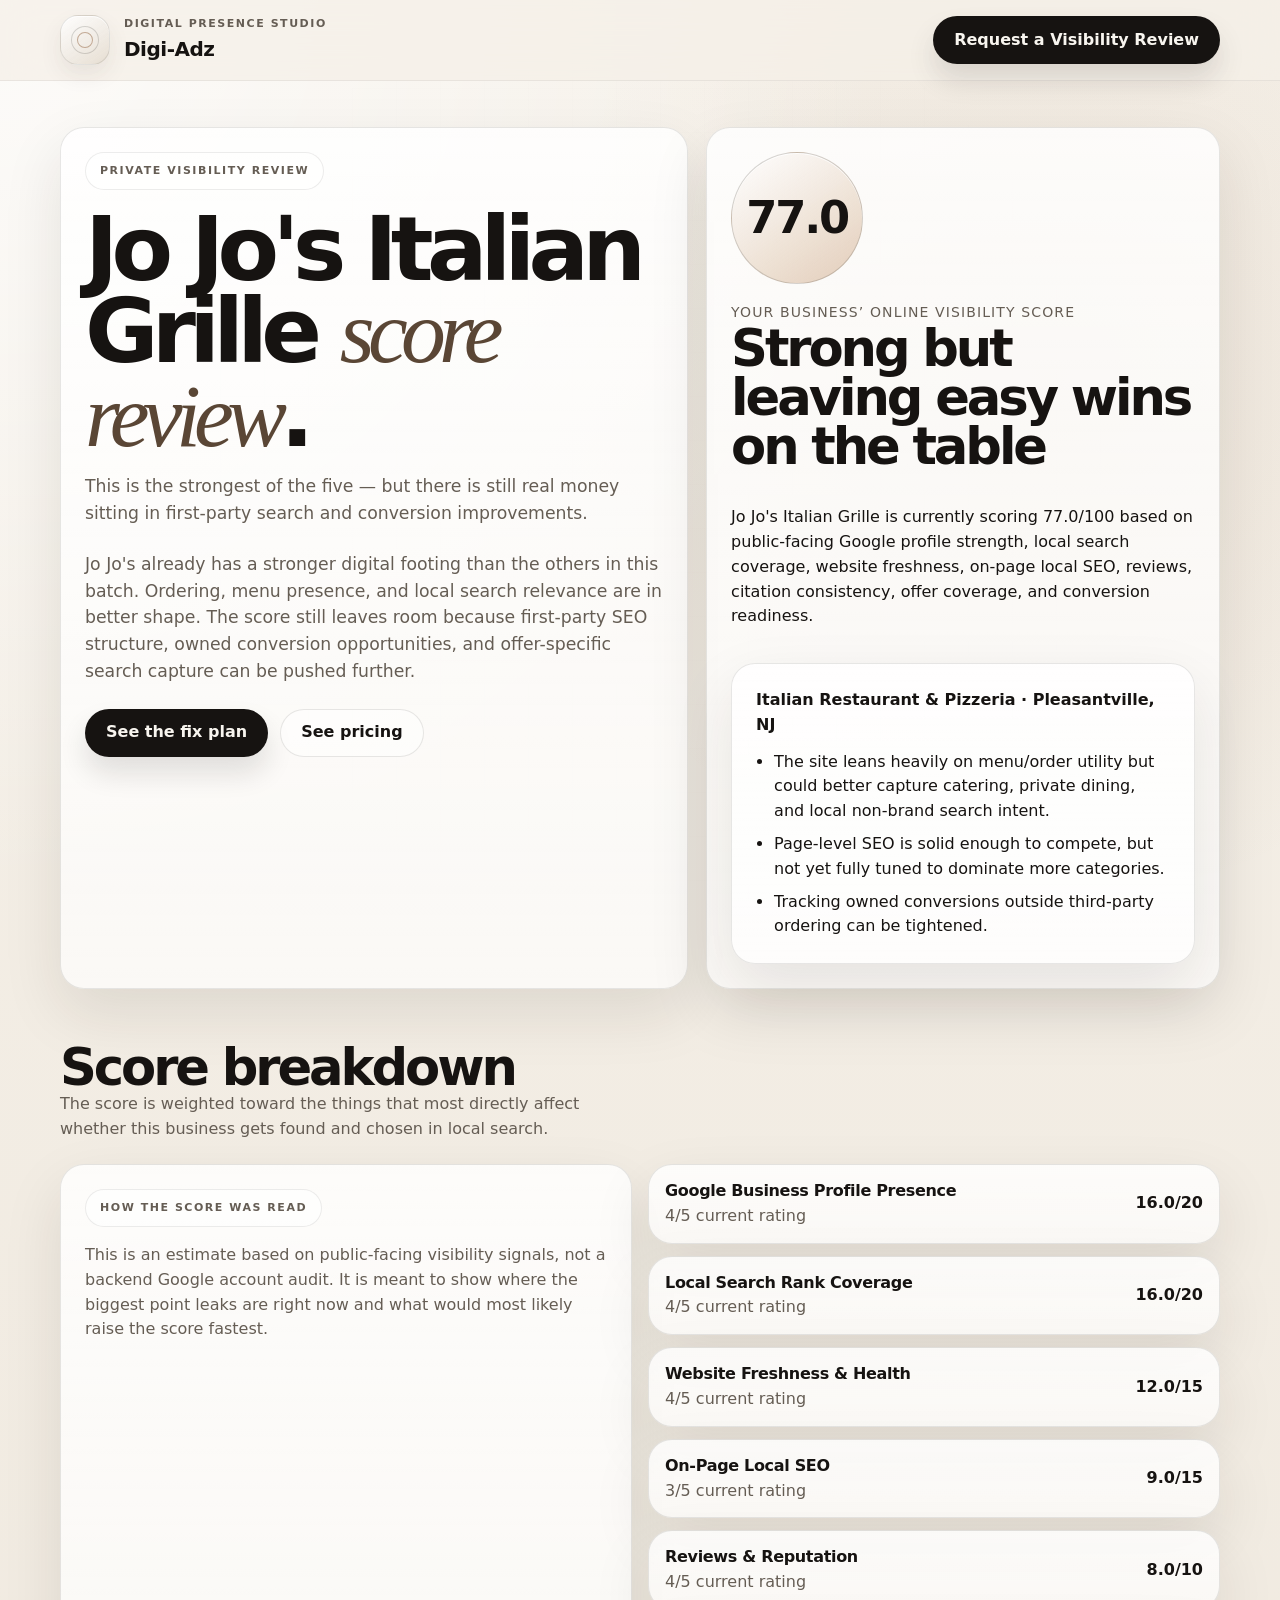
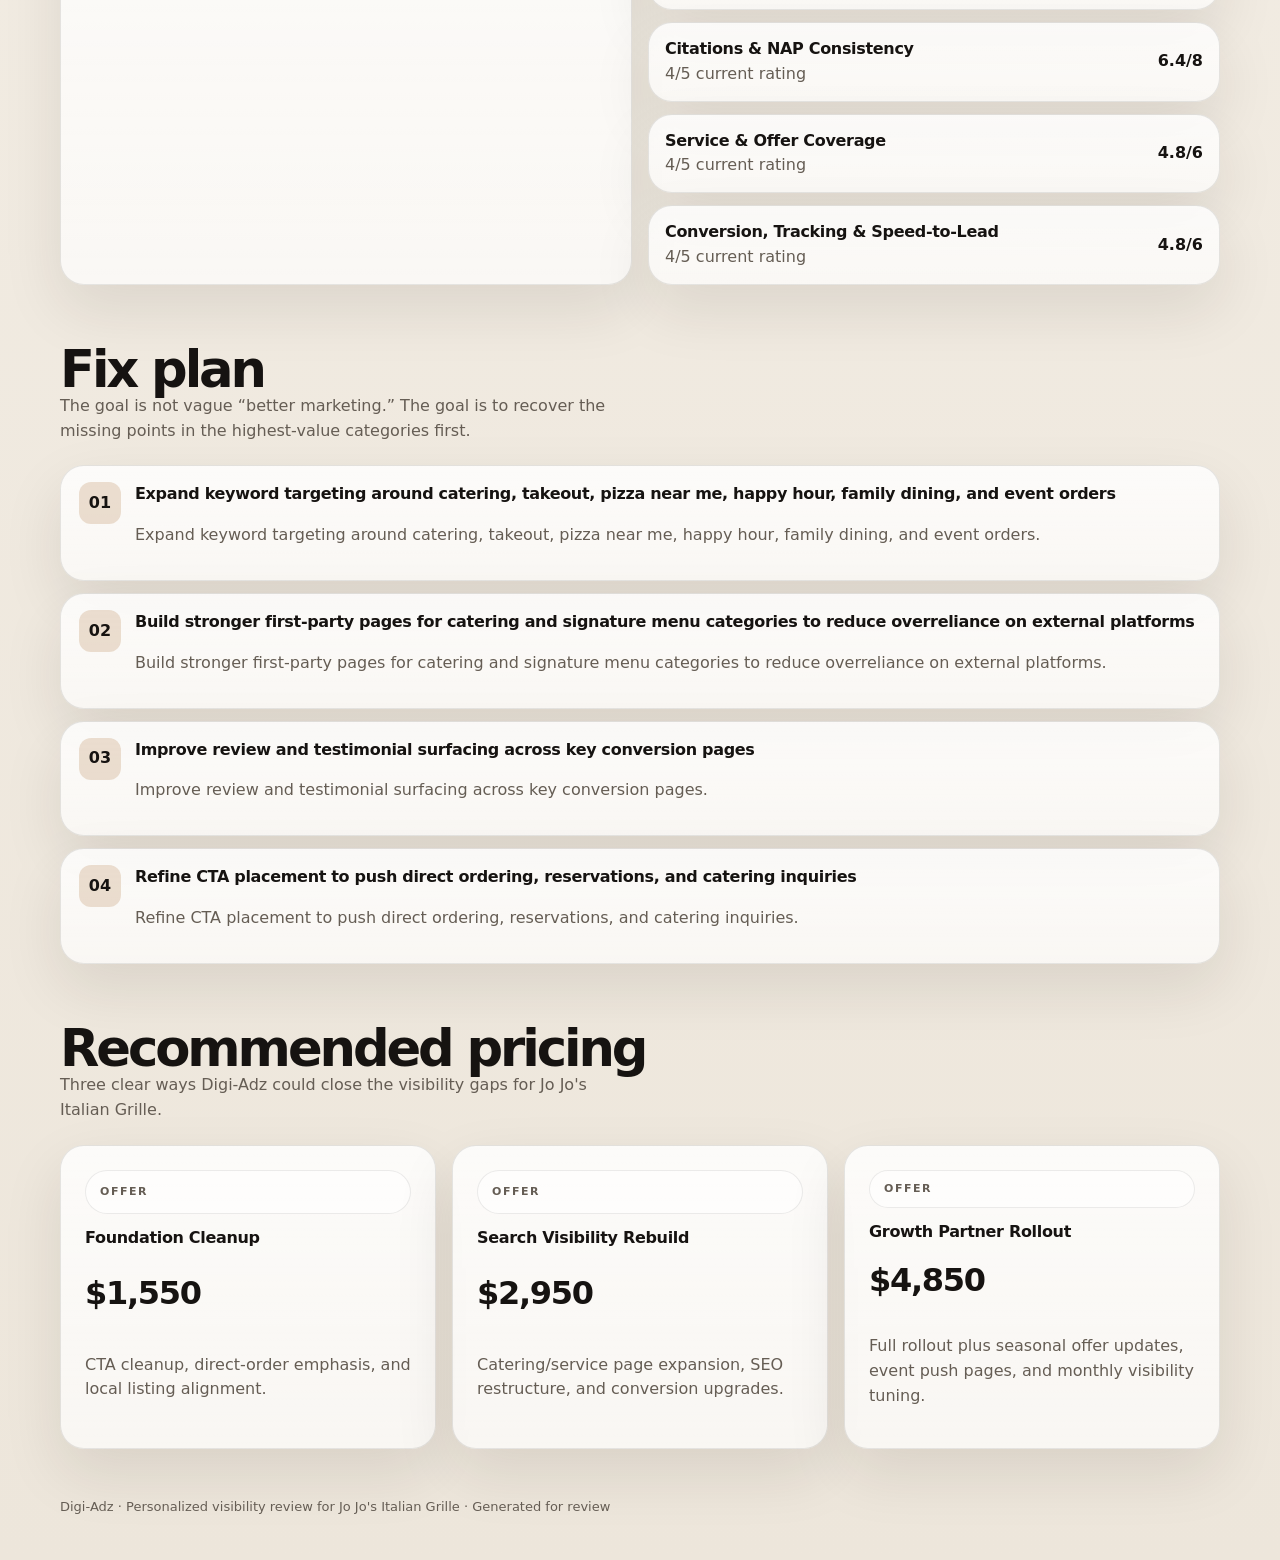
<file: reviews/jojos-italian-grille.html>
<!DOCTYPE html>
<html lang="en">
<head>
  <meta charset="UTF-8" />
  <meta name="viewport" content="width=device-width, initial-scale=1.0" />
  <title>Jo Jo's Italian Grille Visibility Review | Digi-Adz</title>
  <meta name="description" content="Personalized Digi-Adz visibility review for Jo Jo's Italian Grille in Pleasantville, NJ." />
  <link rel="stylesheet" href="style.css" />
</head>
<body>
  <header class="topbar">
    <div class="shell nav">
      <a class="brand" href="../index.html">
        <span class="brand-mark" aria-hidden="true"></span>
        <span class="brand-copy">
          <small>Digital Presence Studio</small>
          <strong>Digi-Adz</strong>
        </span>
      </a>
      <a class="cta cta-primary" href="../index.html#contact">Request a Visibility Review</a>
    </div>
  </header>

  <main>
    <section class="page-hero">
      <div class="shell hero-grid">
        <article class="card hero-copy">
          <span class="eyebrow">Private visibility review</span>
          <h1>Jo Jo's Italian Grille <span>score review</span>.</h1>
          <p>This is the strongest of the five — but there is still real money sitting in first-party search and conversion improvements.</p>
          <p>Jo Jo's already has a stronger digital footing than the others in this batch. Ordering, menu presence, and local search relevance are in better shape. The score still leaves room because first-party SEO structure, owned conversion opportunities, and offer-specific search capture can be pushed further.</p>
          <div class="hero-actions">
            <a class="cta cta-primary" href="#plan">See the fix plan</a>
            <a class="cta cta-secondary" href="#pricing">See pricing</a>
          </div>
        </article>

        <aside class="score-card">
          <div class="score-chip">77.0</div>
          <div>
            <div class="score-meta">Your business’ online visibility score</div>
            <h2>Strong but leaving easy wins on the table</h2>
          </div>
          <p>Jo Jo's Italian Grille is currently scoring 77.0/100 based on public-facing Google profile strength, local search coverage, website freshness, on-page local SEO, reviews, citation consistency, offer coverage, and conversion readiness.</p>
          <div class="panel">
            <strong>Italian Restaurant & Pizzeria · Pleasantville, NJ</strong>
            <ul class="note-list">
              <li>The site leans heavily on menu/order utility but could better capture catering, private dining, and local non-brand search intent.</li><li>Page-level SEO is solid enough to compete, but not yet fully tuned to dominate more categories.</li><li>Tracking owned conversions outside third-party ordering can be tightened.</li>
            </ul>
          </div>
        </aside>
      </div>
    </section>

    <section class="section">
      <div class="shell">
        <div class="section-head">
          <div>
            <h2>Score breakdown</h2>
            <p>The score is weighted toward the things that most directly affect whether this business gets found and chosen in local search.</p>
          </div>
        </div>
        <div class="two-up">
          <article class="panel">
            <span class="eyebrow">How the score was read</span>
            <p>This is an estimate based on public-facing visibility signals, not a backend Google account audit. It is meant to show where the biggest point leaks are right now and what would most likely raise the score fastest.</p>
          </article>
          <div class="breakdown"><div class="breakdown-item"><div><strong>Google Business Profile Presence</strong><span>4/5 current rating</span></div><div class="points">16.0/20</div></div><div class="breakdown-item"><div><strong>Local Search Rank Coverage</strong><span>4/5 current rating</span></div><div class="points">16.0/20</div></div><div class="breakdown-item"><div><strong>Website Freshness & Health</strong><span>4/5 current rating</span></div><div class="points">12.0/15</div></div><div class="breakdown-item"><div><strong>On-Page Local SEO</strong><span>3/5 current rating</span></div><div class="points">9.0/15</div></div><div class="breakdown-item"><div><strong>Reviews & Reputation</strong><span>4/5 current rating</span></div><div class="points">8.0/10</div></div><div class="breakdown-item"><div><strong>Citations & NAP Consistency</strong><span>4/5 current rating</span></div><div class="points">6.4/8</div></div><div class="breakdown-item"><div><strong>Service & Offer Coverage</strong><span>4/5 current rating</span></div><div class="points">4.8/6</div></div><div class="breakdown-item"><div><strong>Conversion, Tracking & Speed-to-Lead</strong><span>4/5 current rating</span></div><div class="points">4.8/6</div></div></div>
        </div>
      </div>
    </section>

    <section class="section" id="plan">
      <div class="shell">
        <div class="section-head">
          <div>
            <h2>Fix plan</h2>
            <p>The goal is not vague “better marketing.” The goal is to recover the missing points in the highest-value categories first.</p>
          </div>
        </div>
        <div class="plan-list"><article class="plan-item"><div class="plan-num">01</div><div><strong>Expand keyword targeting around catering, takeout, pizza near me, happy hour, family dining, and event orders</strong><p>Expand keyword targeting around catering, takeout, pizza near me, happy hour, family dining, and event orders.</p></div></article><article class="plan-item"><div class="plan-num">02</div><div><strong>Build stronger first-party pages for catering and signature menu categories to reduce overreliance on external platforms</strong><p>Build stronger first-party pages for catering and signature menu categories to reduce overreliance on external platforms.</p></div></article><article class="plan-item"><div class="plan-num">03</div><div><strong>Improve review and testimonial surfacing across key conversion pages</strong><p>Improve review and testimonial surfacing across key conversion pages.</p></div></article><article class="plan-item"><div class="plan-num">04</div><div><strong>Refine CTA placement to push direct ordering, reservations, and catering inquiries</strong><p>Refine CTA placement to push direct ordering, reservations, and catering inquiries.</p></div></article></div>
      </div>
    </section>

    <section class="section" id="pricing">
      <div class="shell">
        <div class="section-head">
          <div>
            <h2>Recommended pricing</h2>
            <p>Three clear ways Digi-Adz could close the visibility gaps for Jo Jo's Italian Grille.</p>
          </div>
        </div>
        <div class="pricing-grid three-up"><article class="price-card"><div class="eyebrow">Offer</div><strong>Foundation Cleanup</strong><div class="price-tag">$1,550</div><p>CTA cleanup, direct-order emphasis, and local listing alignment.</p></article><article class="price-card"><div class="eyebrow">Offer</div><strong>Search Visibility Rebuild</strong><div class="price-tag">$2,950</div><p>Catering/service page expansion, SEO restructure, and conversion upgrades.</p></article><article class="price-card"><div class="eyebrow">Offer</div><strong>Growth Partner Rollout</strong><div class="price-tag">$4,850</div><p>Full rollout plus seasonal offer updates, event push pages, and monthly visibility tuning.</p></article></div>
      </div>
    </section>
  </main>

  <footer class="footer">
    <div class="shell">Digi-Adz · Personalized visibility review for Jo Jo's Italian Grille · Generated for review</div>
  </footer>
</body>
</html>
</file>
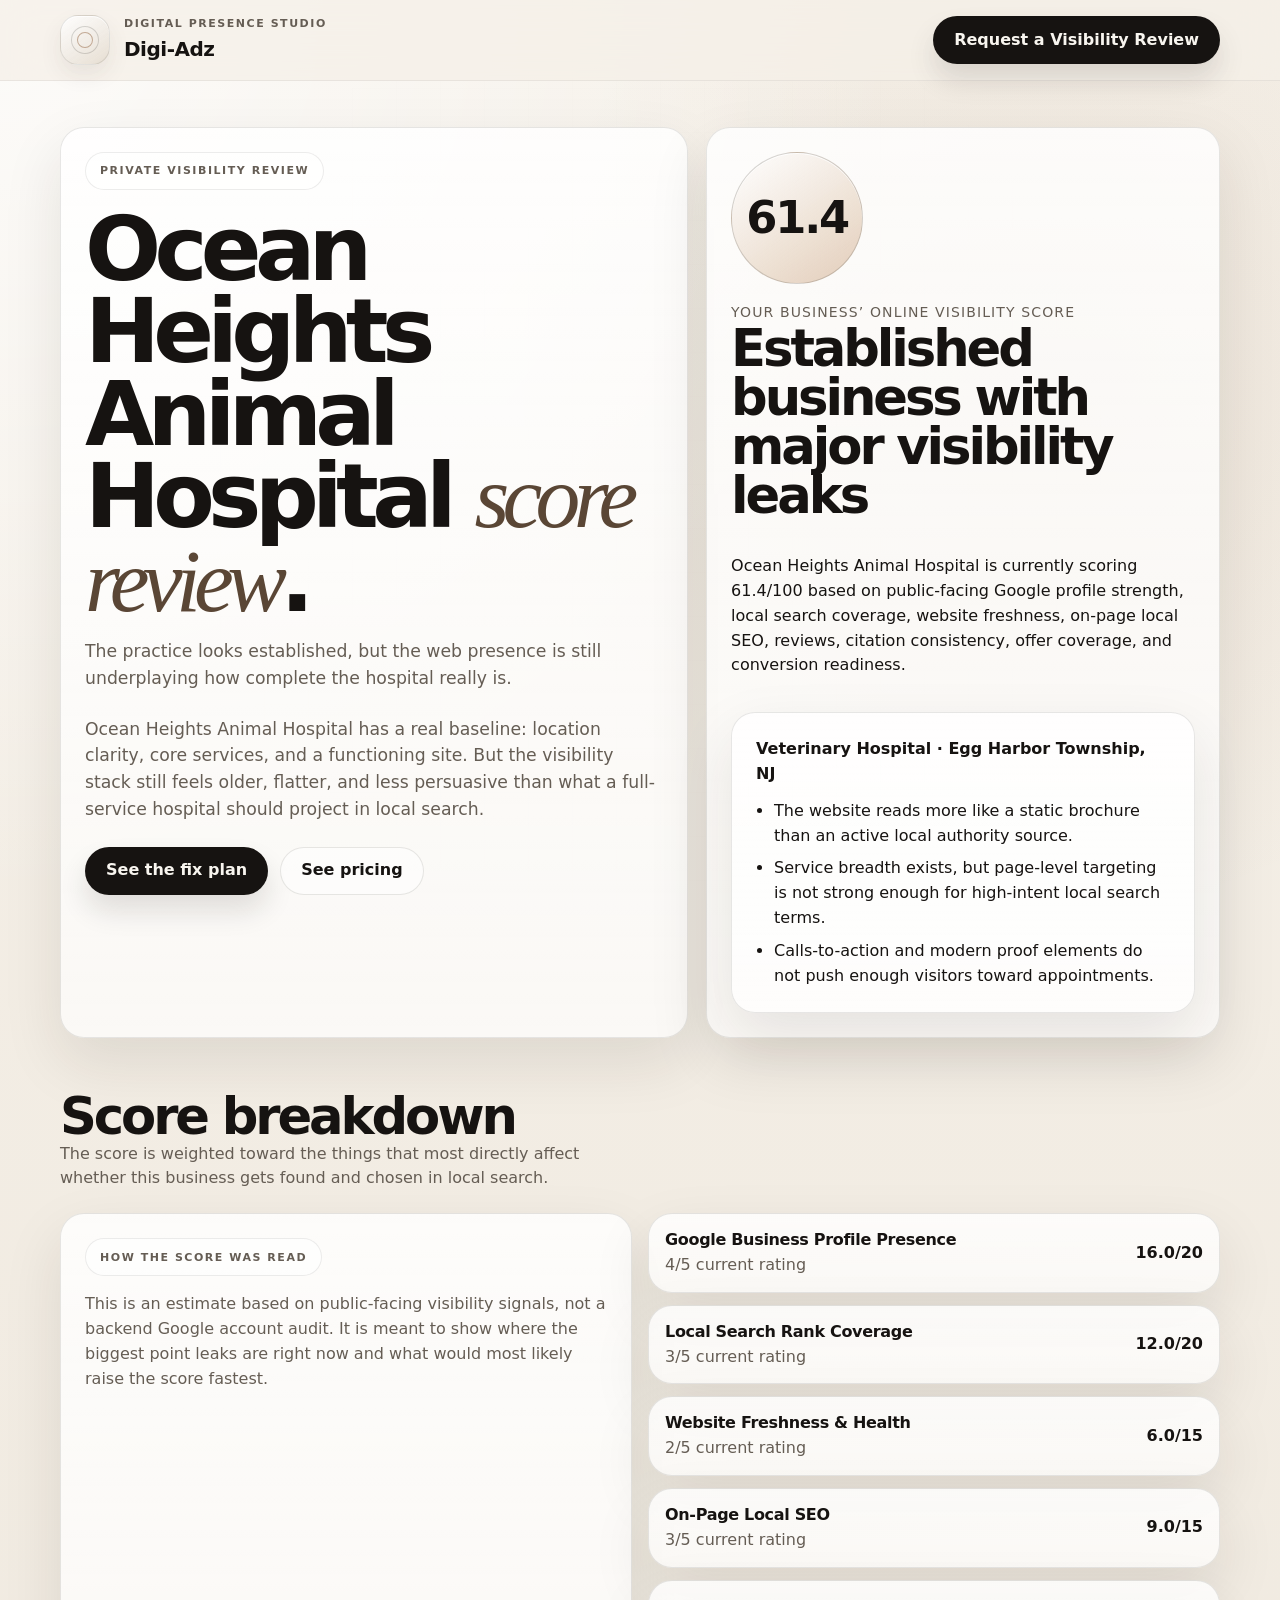
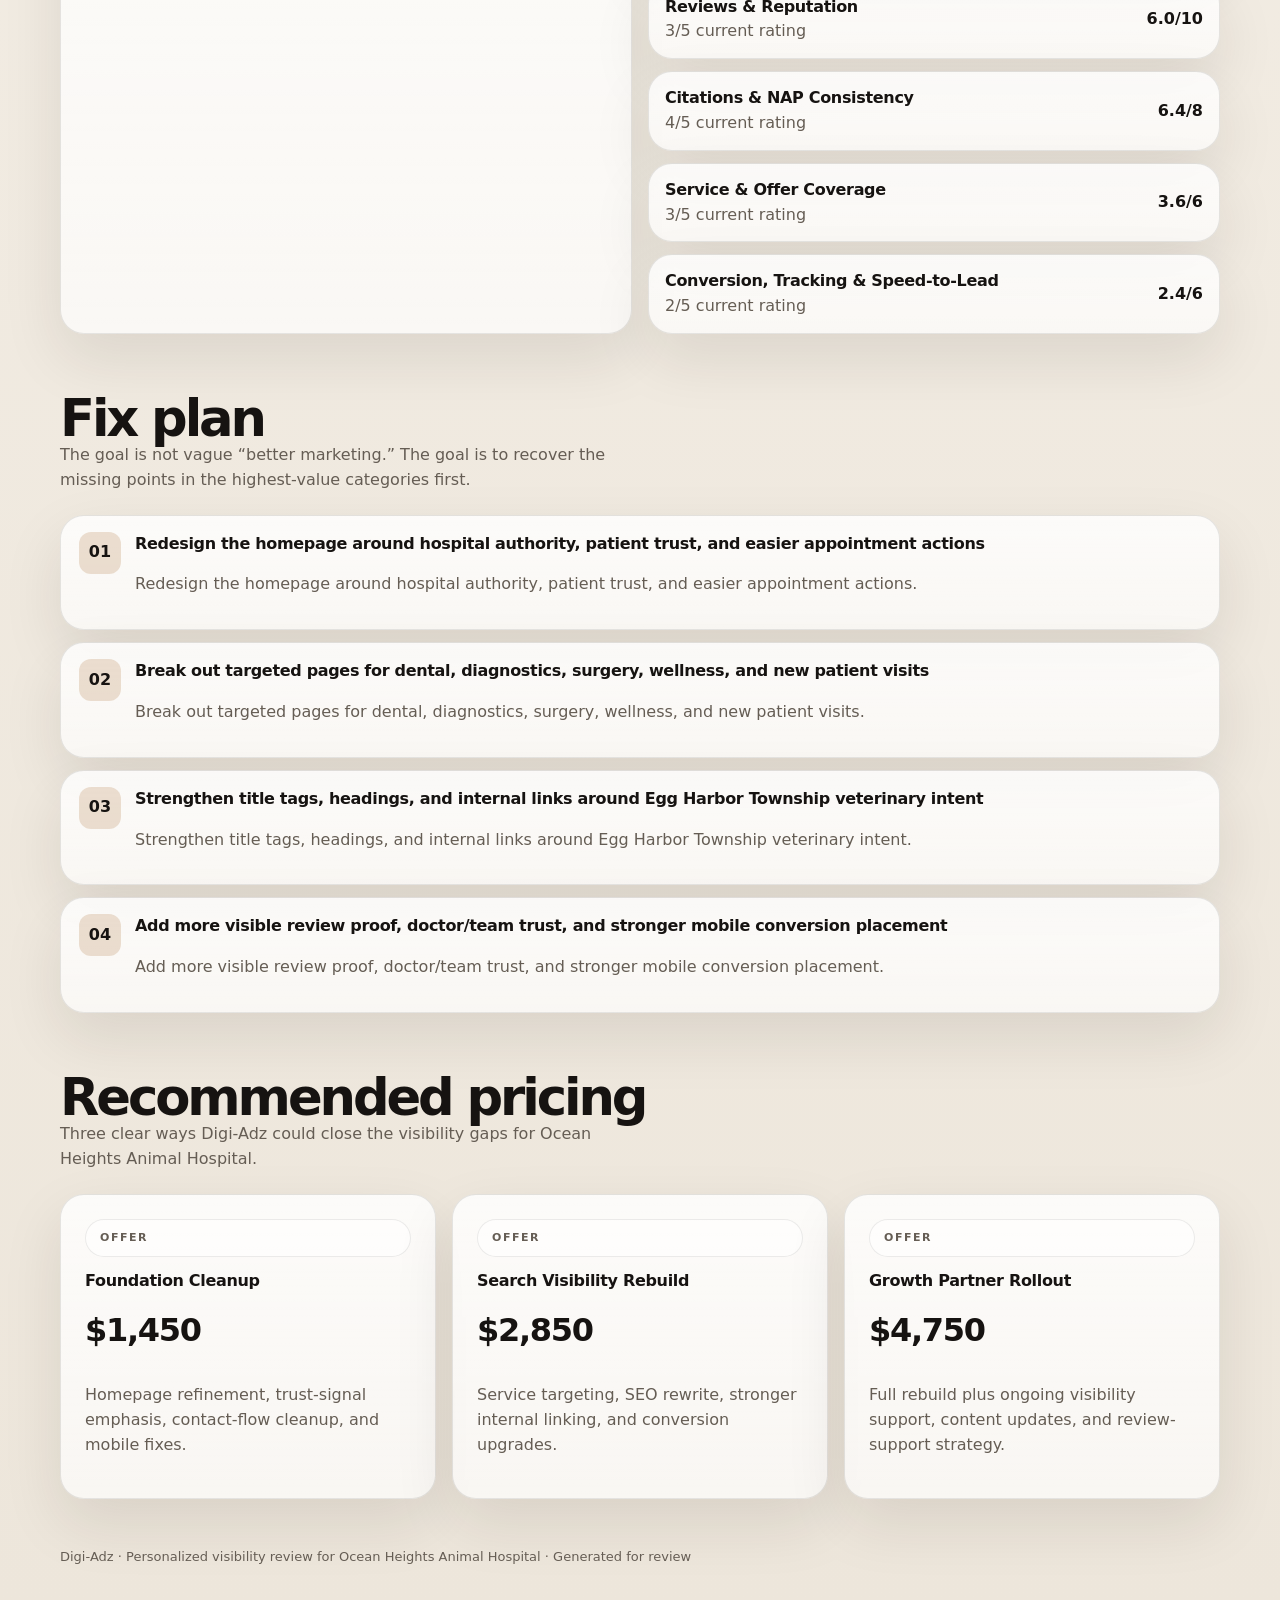
<file: reviews/ocean-heights-animal-hospital.html>
<!DOCTYPE html>
<html lang="en">
<head>
  <meta charset="UTF-8" />
  <meta name="viewport" content="width=device-width, initial-scale=1.0" />
  <title>Ocean Heights Animal Hospital Visibility Review | Digi-Adz</title>
  <meta name="description" content="Personalized Digi-Adz visibility review for Ocean Heights Animal Hospital in Egg Harbor Township, NJ." />
  <link rel="stylesheet" href="style.css" />
</head>
<body>
  <header class="topbar">
    <div class="shell nav">
      <a class="brand" href="../index.html">
        <span class="brand-mark" aria-hidden="true"></span>
        <span class="brand-copy">
          <small>Digital Presence Studio</small>
          <strong>Digi-Adz</strong>
        </span>
      </a>
      <a class="cta cta-primary" href="../index.html#contact">Request a Visibility Review</a>
    </div>
  </header>

  <main>
    <section class="page-hero">
      <div class="shell hero-grid">
        <article class="card hero-copy">
          <span class="eyebrow">Private visibility review</span>
          <h1>Ocean Heights Animal Hospital <span>score review</span>.</h1>
          <p>The practice looks established, but the web presence is still underplaying how complete the hospital really is.</p>
          <p>Ocean Heights Animal Hospital has a real baseline: location clarity, core services, and a functioning site. But the visibility stack still feels older, flatter, and less persuasive than what a full-service hospital should project in local search.</p>
          <div class="hero-actions">
            <a class="cta cta-primary" href="#plan">See the fix plan</a>
            <a class="cta cta-secondary" href="#pricing">See pricing</a>
          </div>
        </article>

        <aside class="score-card">
          <div class="score-chip">61.4</div>
          <div>
            <div class="score-meta">Your business’ online visibility score</div>
            <h2>Established business with major visibility leaks</h2>
          </div>
          <p>Ocean Heights Animal Hospital is currently scoring 61.4/100 based on public-facing Google profile strength, local search coverage, website freshness, on-page local SEO, reviews, citation consistency, offer coverage, and conversion readiness.</p>
          <div class="panel">
            <strong>Veterinary Hospital · Egg Harbor Township, NJ</strong>
            <ul class="note-list">
              <li>The website reads more like a static brochure than an active local authority source.</li><li>Service breadth exists, but page-level targeting is not strong enough for high-intent local search terms.</li><li>Calls-to-action and modern proof elements do not push enough visitors toward appointments.</li>
            </ul>
          </div>
        </aside>
      </div>
    </section>

    <section class="section">
      <div class="shell">
        <div class="section-head">
          <div>
            <h2>Score breakdown</h2>
            <p>The score is weighted toward the things that most directly affect whether this business gets found and chosen in local search.</p>
          </div>
        </div>
        <div class="two-up">
          <article class="panel">
            <span class="eyebrow">How the score was read</span>
            <p>This is an estimate based on public-facing visibility signals, not a backend Google account audit. It is meant to show where the biggest point leaks are right now and what would most likely raise the score fastest.</p>
          </article>
          <div class="breakdown"><div class="breakdown-item"><div><strong>Google Business Profile Presence</strong><span>4/5 current rating</span></div><div class="points">16.0/20</div></div><div class="breakdown-item"><div><strong>Local Search Rank Coverage</strong><span>3/5 current rating</span></div><div class="points">12.0/20</div></div><div class="breakdown-item"><div><strong>Website Freshness & Health</strong><span>2/5 current rating</span></div><div class="points">6.0/15</div></div><div class="breakdown-item"><div><strong>On-Page Local SEO</strong><span>3/5 current rating</span></div><div class="points">9.0/15</div></div><div class="breakdown-item"><div><strong>Reviews & Reputation</strong><span>3/5 current rating</span></div><div class="points">6.0/10</div></div><div class="breakdown-item"><div><strong>Citations & NAP Consistency</strong><span>4/5 current rating</span></div><div class="points">6.4/8</div></div><div class="breakdown-item"><div><strong>Service & Offer Coverage</strong><span>3/5 current rating</span></div><div class="points">3.6/6</div></div><div class="breakdown-item"><div><strong>Conversion, Tracking & Speed-to-Lead</strong><span>2/5 current rating</span></div><div class="points">2.4/6</div></div></div>
        </div>
      </div>
    </section>

    <section class="section" id="plan">
      <div class="shell">
        <div class="section-head">
          <div>
            <h2>Fix plan</h2>
            <p>The goal is not vague “better marketing.” The goal is to recover the missing points in the highest-value categories first.</p>
          </div>
        </div>
        <div class="plan-list"><article class="plan-item"><div class="plan-num">01</div><div><strong>Redesign the homepage around hospital authority, patient trust, and easier appointment actions</strong><p>Redesign the homepage around hospital authority, patient trust, and easier appointment actions.</p></div></article><article class="plan-item"><div class="plan-num">02</div><div><strong>Break out targeted pages for dental, diagnostics, surgery, wellness, and new patient visits</strong><p>Break out targeted pages for dental, diagnostics, surgery, wellness, and new patient visits.</p></div></article><article class="plan-item"><div class="plan-num">03</div><div><strong>Strengthen title tags, headings, and internal links around Egg Harbor Township veterinary intent</strong><p>Strengthen title tags, headings, and internal links around Egg Harbor Township veterinary intent.</p></div></article><article class="plan-item"><div class="plan-num">04</div><div><strong>Add more visible review proof, doctor/team trust, and stronger mobile conversion placement</strong><p>Add more visible review proof, doctor/team trust, and stronger mobile conversion placement.</p></div></article></div>
      </div>
    </section>

    <section class="section" id="pricing">
      <div class="shell">
        <div class="section-head">
          <div>
            <h2>Recommended pricing</h2>
            <p>Three clear ways Digi-Adz could close the visibility gaps for Ocean Heights Animal Hospital.</p>
          </div>
        </div>
        <div class="pricing-grid three-up"><article class="price-card"><div class="eyebrow">Offer</div><strong>Foundation Cleanup</strong><div class="price-tag">$1,450</div><p>Homepage refinement, trust-signal emphasis, contact-flow cleanup, and mobile fixes.</p></article><article class="price-card"><div class="eyebrow">Offer</div><strong>Search Visibility Rebuild</strong><div class="price-tag">$2,850</div><p>Service targeting, SEO rewrite, stronger internal linking, and conversion upgrades.</p></article><article class="price-card"><div class="eyebrow">Offer</div><strong>Growth Partner Rollout</strong><div class="price-tag">$4,750</div><p>Full rebuild plus ongoing visibility support, content updates, and review-support strategy.</p></article></div>
      </div>
    </section>
  </main>

  <footer class="footer">
    <div class="shell">Digi-Adz · Personalized visibility review for Ocean Heights Animal Hospital · Generated for review</div>
  </footer>
</body>
</html>
</file>
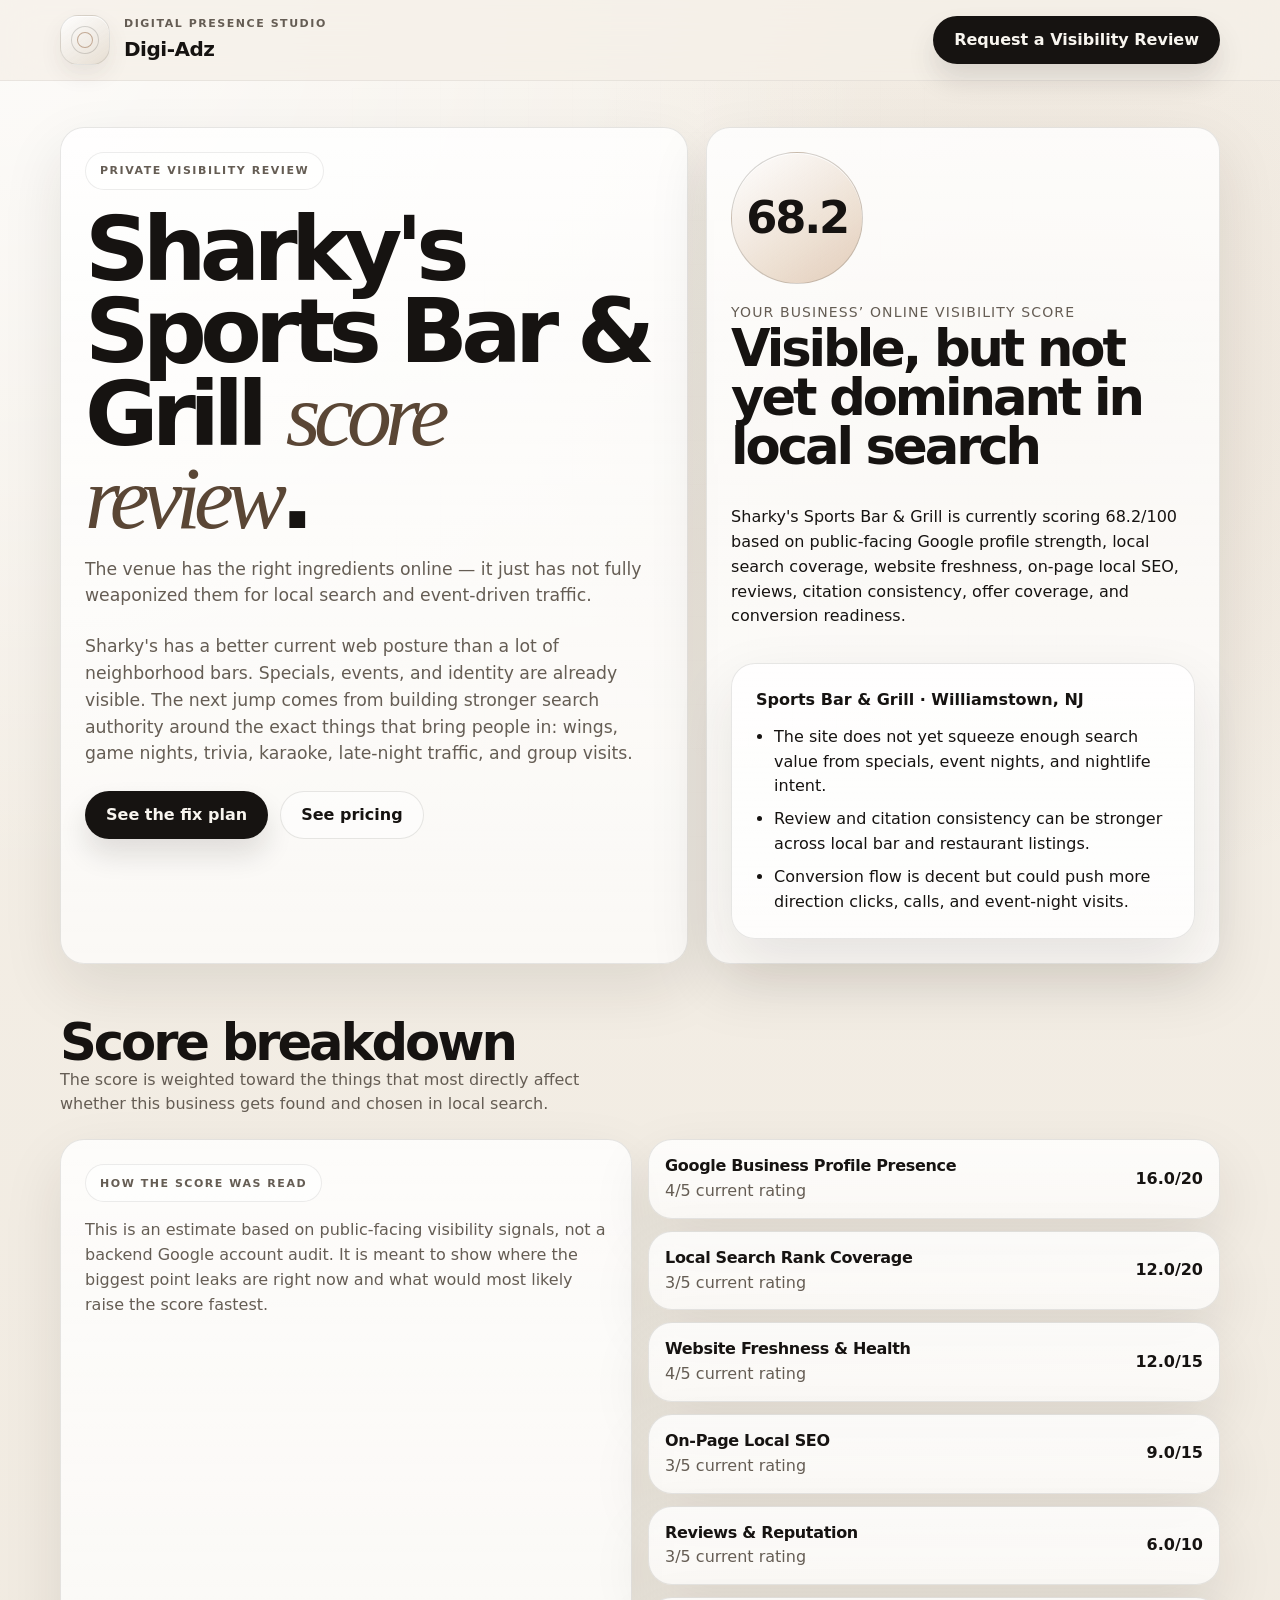
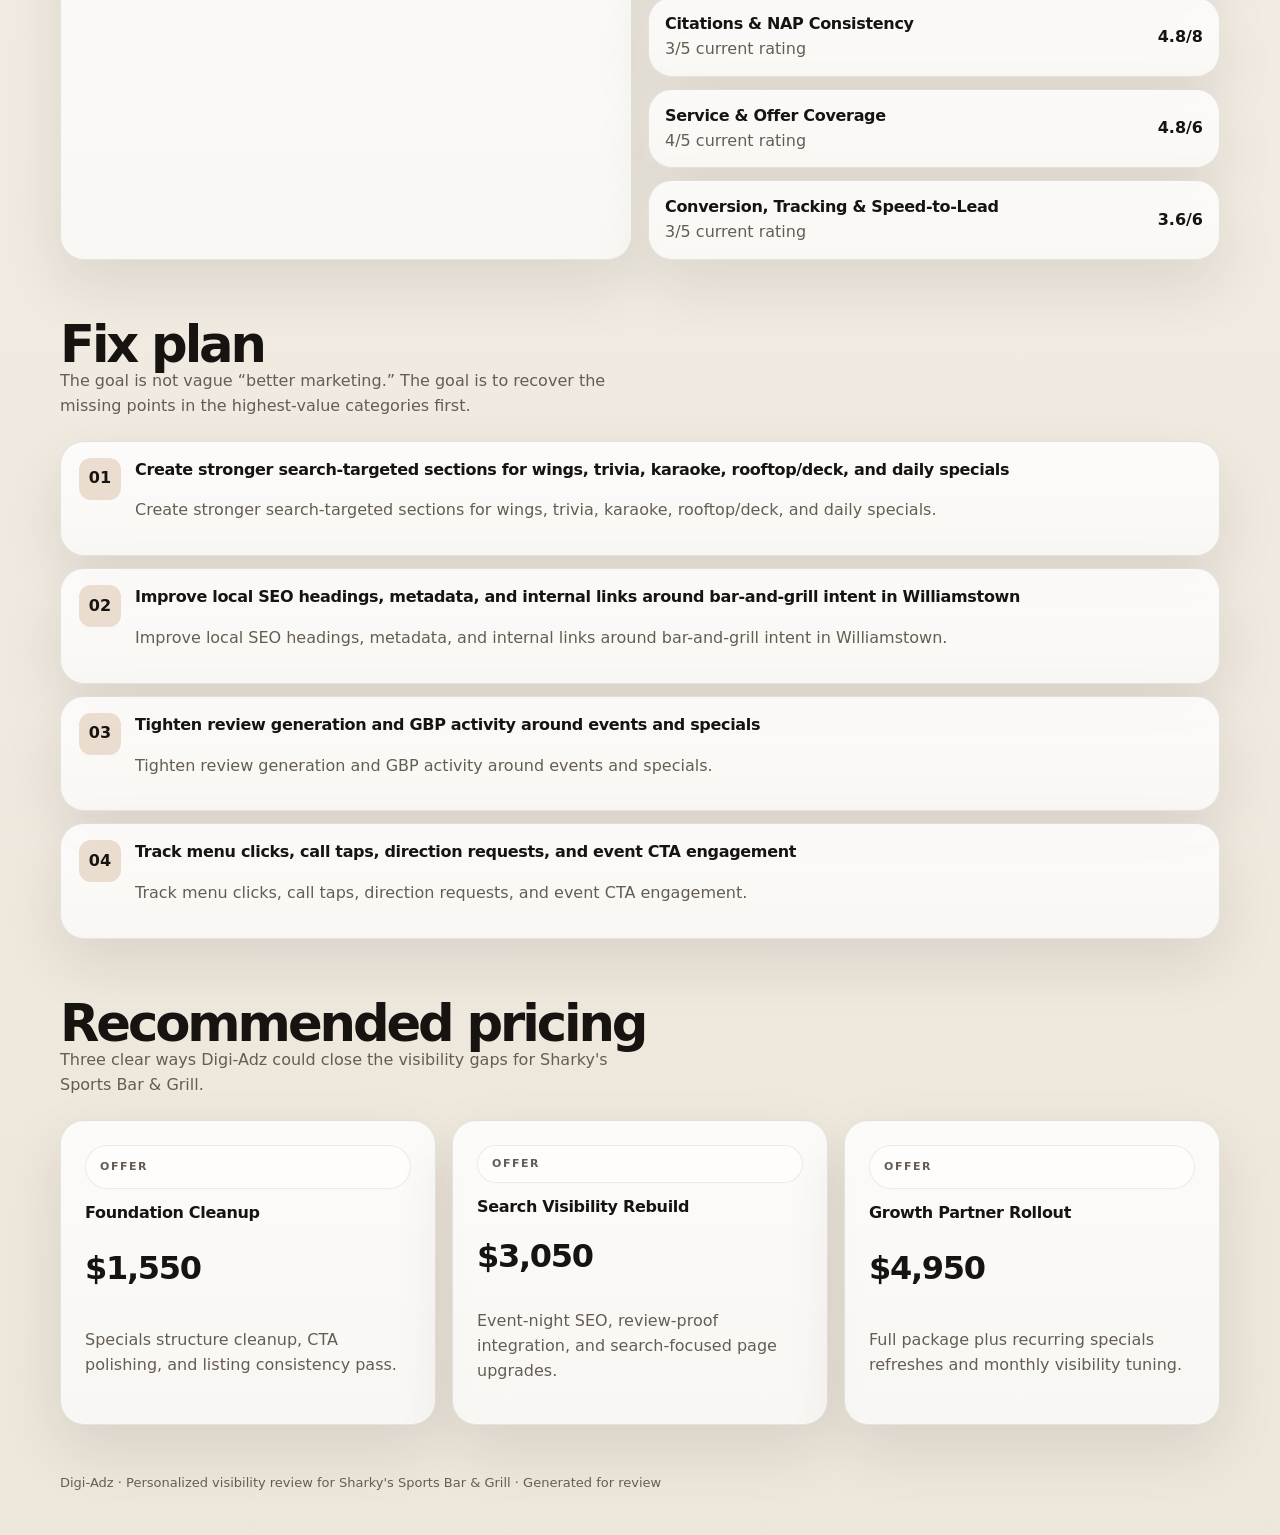
<file: reviews/sharkys-sports-bar-and-grill.html>
<!DOCTYPE html>
<html lang="en">
<head>
  <meta charset="UTF-8" />
  <meta name="viewport" content="width=device-width, initial-scale=1.0" />
  <title>Sharky's Sports Bar & Grill Visibility Review | Digi-Adz</title>
  <meta name="description" content="Personalized Digi-Adz visibility review for Sharky's Sports Bar & Grill in Williamstown, NJ." />
  <link rel="stylesheet" href="style.css" />
</head>
<body>
  <header class="topbar">
    <div class="shell nav">
      <a class="brand" href="../index.html">
        <span class="brand-mark" aria-hidden="true"></span>
        <span class="brand-copy">
          <small>Digital Presence Studio</small>
          <strong>Digi-Adz</strong>
        </span>
      </a>
      <a class="cta cta-primary" href="../index.html#contact">Request a Visibility Review</a>
    </div>
  </header>

  <main>
    <section class="page-hero">
      <div class="shell hero-grid">
        <article class="card hero-copy">
          <span class="eyebrow">Private visibility review</span>
          <h1>Sharky's Sports Bar & Grill <span>score review</span>.</h1>
          <p>The venue has the right ingredients online — it just has not fully weaponized them for local search and event-driven traffic.</p>
          <p>Sharky's has a better current web posture than a lot of neighborhood bars. Specials, events, and identity are already visible. The next jump comes from building stronger search authority around the exact things that bring people in: wings, game nights, trivia, karaoke, late-night traffic, and group visits.</p>
          <div class="hero-actions">
            <a class="cta cta-primary" href="#plan">See the fix plan</a>
            <a class="cta cta-secondary" href="#pricing">See pricing</a>
          </div>
        </article>

        <aside class="score-card">
          <div class="score-chip">68.2</div>
          <div>
            <div class="score-meta">Your business’ online visibility score</div>
            <h2>Visible, but not yet dominant in local search</h2>
          </div>
          <p>Sharky's Sports Bar & Grill is currently scoring 68.2/100 based on public-facing Google profile strength, local search coverage, website freshness, on-page local SEO, reviews, citation consistency, offer coverage, and conversion readiness.</p>
          <div class="panel">
            <strong>Sports Bar & Grill · Williamstown, NJ</strong>
            <ul class="note-list">
              <li>The site does not yet squeeze enough search value from specials, event nights, and nightlife intent.</li><li>Review and citation consistency can be stronger across local bar and restaurant listings.</li><li>Conversion flow is decent but could push more direction clicks, calls, and event-night visits.</li>
            </ul>
          </div>
        </aside>
      </div>
    </section>

    <section class="section">
      <div class="shell">
        <div class="section-head">
          <div>
            <h2>Score breakdown</h2>
            <p>The score is weighted toward the things that most directly affect whether this business gets found and chosen in local search.</p>
          </div>
        </div>
        <div class="two-up">
          <article class="panel">
            <span class="eyebrow">How the score was read</span>
            <p>This is an estimate based on public-facing visibility signals, not a backend Google account audit. It is meant to show where the biggest point leaks are right now and what would most likely raise the score fastest.</p>
          </article>
          <div class="breakdown"><div class="breakdown-item"><div><strong>Google Business Profile Presence</strong><span>4/5 current rating</span></div><div class="points">16.0/20</div></div><div class="breakdown-item"><div><strong>Local Search Rank Coverage</strong><span>3/5 current rating</span></div><div class="points">12.0/20</div></div><div class="breakdown-item"><div><strong>Website Freshness & Health</strong><span>4/5 current rating</span></div><div class="points">12.0/15</div></div><div class="breakdown-item"><div><strong>On-Page Local SEO</strong><span>3/5 current rating</span></div><div class="points">9.0/15</div></div><div class="breakdown-item"><div><strong>Reviews & Reputation</strong><span>3/5 current rating</span></div><div class="points">6.0/10</div></div><div class="breakdown-item"><div><strong>Citations & NAP Consistency</strong><span>3/5 current rating</span></div><div class="points">4.8/8</div></div><div class="breakdown-item"><div><strong>Service & Offer Coverage</strong><span>4/5 current rating</span></div><div class="points">4.8/6</div></div><div class="breakdown-item"><div><strong>Conversion, Tracking & Speed-to-Lead</strong><span>3/5 current rating</span></div><div class="points">3.6/6</div></div></div>
        </div>
      </div>
    </section>

    <section class="section" id="plan">
      <div class="shell">
        <div class="section-head">
          <div>
            <h2>Fix plan</h2>
            <p>The goal is not vague “better marketing.” The goal is to recover the missing points in the highest-value categories first.</p>
          </div>
        </div>
        <div class="plan-list"><article class="plan-item"><div class="plan-num">01</div><div><strong>Create stronger search-targeted sections for wings, trivia, karaoke, rooftop/deck, and daily specials</strong><p>Create stronger search-targeted sections for wings, trivia, karaoke, rooftop/deck, and daily specials.</p></div></article><article class="plan-item"><div class="plan-num">02</div><div><strong>Improve local SEO headings, metadata, and internal links around bar-and-grill intent in Williamstown</strong><p>Improve local SEO headings, metadata, and internal links around bar-and-grill intent in Williamstown.</p></div></article><article class="plan-item"><div class="plan-num">03</div><div><strong>Tighten review generation and GBP activity around events and specials</strong><p>Tighten review generation and GBP activity around events and specials.</p></div></article><article class="plan-item"><div class="plan-num">04</div><div><strong>Track menu clicks, call taps, direction requests, and event CTA engagement</strong><p>Track menu clicks, call taps, direction requests, and event CTA engagement.</p></div></article></div>
      </div>
    </section>

    <section class="section" id="pricing">
      <div class="shell">
        <div class="section-head">
          <div>
            <h2>Recommended pricing</h2>
            <p>Three clear ways Digi-Adz could close the visibility gaps for Sharky's Sports Bar & Grill.</p>
          </div>
        </div>
        <div class="pricing-grid three-up"><article class="price-card"><div class="eyebrow">Offer</div><strong>Foundation Cleanup</strong><div class="price-tag">$1,550</div><p>Specials structure cleanup, CTA polishing, and listing consistency pass.</p></article><article class="price-card"><div class="eyebrow">Offer</div><strong>Search Visibility Rebuild</strong><div class="price-tag">$3,050</div><p>Event-night SEO, review-proof integration, and search-focused page upgrades.</p></article><article class="price-card"><div class="eyebrow">Offer</div><strong>Growth Partner Rollout</strong><div class="price-tag">$4,950</div><p>Full package plus recurring specials refreshes and monthly visibility tuning.</p></article></div>
      </div>
    </section>
  </main>

  <footer class="footer">
    <div class="shell">Digi-Adz · Personalized visibility review for Sharky's Sports Bar & Grill · Generated for review</div>
  </footer>
</body>
</html>
</file>
<file: style.css>
:root {
  --bg: #f5f0e8;
  --bg-2: #ede6db;
  --surface: rgba(255,255,255,0.72);
  --surface-strong: rgba(255,255,255,0.9);
  --ink: #161311;
  --muted: #655d54;
  --line: rgba(22, 19, 17, 0.1);
  --line-strong: rgba(22, 19, 17, 0.16);
  --accent: #8c5d38;
  --accent-soft: #d8bca1;
  --shadow: 0 24px 60px rgba(42, 31, 20, 0.1);
  --radius-xl: 34px;
  --radius-lg: 24px;
  --radius-md: 18px;
  --max: 1160px;
}

* { box-sizing: border-box; }
html { scroll-behavior: smooth; }
body {
  margin: 0;
  color: var(--ink);
  font-family: Inter, ui-sans-serif, system-ui, -apple-system, BlinkMacSystemFont, "Segoe UI", sans-serif;
  line-height: 1.55;
  background:
    radial-gradient(circle at top left, rgba(255,255,255,0.78), transparent 26%),
    radial-gradient(circle at 82% 12%, rgba(140,93,56,0.08), transparent 18%),
    linear-gradient(180deg, var(--bg), var(--bg-2));
}

body::before {
  content: "";
  position: fixed;
  inset: 0;
  pointer-events: none;
  opacity: 0.18;
  background-image:
    linear-gradient(rgba(22,19,17,0.03) 1px, transparent 1px),
    linear-gradient(90deg, rgba(22,19,17,0.03) 1px, transparent 1px);
  background-size: 44px 44px;
  mask-image: radial-gradient(circle at center, black 45%, transparent 90%);
}

a { color: inherit; text-decoration: none; }
img { display: block; max-width: 100%; }

.shell {
  width: min(var(--max), calc(100% - 32px));
  margin: 0 auto;
  position: relative;
  z-index: 1;
}

.topbar {
  position: sticky;
  top: 0;
  z-index: 30;
  backdrop-filter: blur(18px);
  background: rgba(245, 240, 232, 0.76);
  border-bottom: 1px solid rgba(22,19,17,0.06);
}

.nav {
  min-height: 80px;
  display: flex;
  align-items: center;
  justify-content: space-between;
  gap: 18px;
}

.brand {
  display: inline-flex;
  align-items: center;
  gap: 14px;
  font-weight: 800;
  letter-spacing: -0.03em;
}

.brand-mark {
  width: 50px;
  height: 50px;
  border-radius: 18px;
  background: linear-gradient(145deg, rgba(255,255,255,0.92), rgba(224,214,200,0.72));
  border: 1px solid rgba(22,19,17,0.1);
  box-shadow: inset 0 1px 0 rgba(255,255,255,0.82), 0 10px 22px rgba(52, 40, 31, 0.08);
  position: relative;
  overflow: hidden;
}

.brand-mark::before,
.brand-mark::after {
  content: "";
  position: absolute;
  inset: 10px;
  border: 1px solid rgba(22,19,17,0.16);
  border-radius: 14px;
  transform: rotate(45deg);
}

.brand-mark::after {
  inset: 16px;
  border-color: rgba(140,93,56,0.48);
}

.brand-copy small {
  display: block;
  margin-bottom: 2px;
  color: var(--muted);
  font-size: 11px;
  letter-spacing: 0.14em;
  text-transform: uppercase;
}

.brand-copy strong {
  display: block;
  font-size: 20px;
}

.nav-links {
  display: flex;
  align-items: center;
  gap: 22px;
  font-size: 14px;
  color: var(--muted);
}

.nav-links a:hover,
.nav-links a:focus-visible,
.nav-links a.current {
  color: var(--ink);
}

.cta,
.button-link {
  display: inline-flex;
  align-items: center;
  justify-content: center;
  min-height: 48px;
  padding: 0 20px;
  border-radius: 999px;
  font-weight: 700;
  transition: transform 0.2s ease, background 0.2s ease, border-color 0.2s ease;
  border: 1px solid transparent;
}

.cta:hover,
.button-link:hover,
.cta:focus-visible,
.button-link:focus-visible { transform: translateY(-1px); }

.cta-primary,
.button-link.primary {
  background: var(--ink);
  color: #f8f5ef;
  box-shadow: 0 16px 28px rgba(22, 19, 17, 0.12);
}

.cta-secondary,
.button-link.secondary {
  background: rgba(255,255,255,0.46);
  color: var(--ink);
  border-color: var(--line);
}

.eyebrow {
  display: inline-flex;
  align-items: center;
  min-height: 38px;
  padding: 0 14px;
  border-radius: 999px;
  background: rgba(255,255,255,0.5);
  border: 1px solid rgba(22,19,17,0.08);
  color: var(--muted);
  font-size: 11px;
  font-weight: 800;
  letter-spacing: 0.14em;
  text-transform: uppercase;
}

.hero {
  padding: 46px 0 24px;
}

.hero-simple {
  display: grid;
  gap: 24px;
  align-items: start;
  grid-template-columns: 1.05fr 0.95fr;
}

.hero-copy h1,
.page-hero h1 {
  margin: 18px 0 16px;
  font-size: clamp(3rem, 7vw, 6.2rem);
  line-height: 0.92;
  letter-spacing: -0.075em;
  text-wrap: balance;
}

.hero-copy h1 span,
.page-hero h1 span {
  font-family: Georgia, "Times New Roman", serif;
  font-style: italic;
  font-weight: 500;
  color: #5a4635;
}

.hero-copy p,
.page-hero p {
  margin: 0 0 24px;
  max-width: 58ch;
  color: var(--muted);
  font-size: clamp(1rem, 2vw, 1.12rem);
  text-wrap: pretty;
}

.hero-actions,
.inline-actions {
  display: flex;
  gap: 12px;
  flex-wrap: wrap;
}

.hero-card,
.panel,
.service-card,
.split-card,
.process-card,
.contact-card,
.faq-item,
.payment-card,
.page-card {
  border-radius: var(--radius-lg);
  border: 1px solid var(--line);
  background: linear-gradient(180deg, rgba(255,255,255,0.82), rgba(255,255,255,0.66));
  box-shadow: var(--shadow);
}

.hero-card {
  padding: 24px;
}

.hero-card p:last-child,
.panel p:last-child,
.payment-card p:last-child,
.faq-item p:last-child,
.process-card p:last-child { margin-bottom: 0; }

.hero-list,
.check-list,
.simple-list {
  margin: 18px 0 0;
  padding-left: 18px;
}

.hero-list li,
.check-list li,
.simple-list li { margin-top: 8px; }

section { padding: 32px 0; }

.section-head {
  display: flex;
  align-items: end;
  justify-content: space-between;
  gap: 20px;
  margin-bottom: 22px;
}

.section-head h2 {
  margin: 0 0 8px;
  max-width: 12ch;
  font-size: clamp(2rem, 4vw, 3.4rem);
  line-height: 0.96;
  letter-spacing: -0.06em;
  text-wrap: balance;
}

.section-head p {
  margin: 0;
  max-width: 56ch;
  color: var(--muted);
}

.signal-band,
.link-grid,
.services-grid,
.process-grid,
.faq-grid,
.payment-grid,
.two-up {
  display: grid;
  gap: 16px;
}

.signal-band {
  grid-template-columns: repeat(4, 1fr);
}

.signal,
.link-card {
  padding: 18px;
  border-radius: 20px;
  border: 1px solid var(--line);
  background: rgba(255,255,255,0.45);
}

.signal strong,
.link-card strong {
  display: block;
  margin-bottom: 6px;
  font-size: 1.08rem;
  letter-spacing: -0.03em;
}

.signal span,
.link-card p,
.link-card span {
  color: var(--muted);
  font-size: 14px;
}

.link-card {
  display: block;
  min-height: 100%;
}

.link-card .arrow {
  display: inline-block;
  margin-top: 14px;
  color: var(--accent);
  font-weight: 700;
}

.services-grid,
.process-grid,
.faq-grid,
.payment-grid,
.two-up {
  grid-template-columns: repeat(2, 1fr);
}

.service-card,
.process-card,
.faq-item,
.payment-card,
.page-card { padding: 24px; }

.service-card h3,
.process-card h3,
.faq-item h3,
.payment-card h3,
.page-card h3,
.contact-card h3 {
  margin: 0 0 10px;
  font-size: clamp(1.32rem, 2vw, 1.8rem);
  line-height: 1.02;
  letter-spacing: -0.04em;
}

.service-card p,
.process-card p,
.faq-item p,
.payment-card p,
.page-card p,
.contact-card p { margin: 0; color: var(--muted); }

.service-tag,
.step-num,
.page-kicker,
.contact-card strong,
.payment-card strong {
  display: block;
  margin-bottom: 14px;
  color: var(--accent);
  font-size: 12px;
  font-weight: 800;
  letter-spacing: 0.14em;
  text-transform: uppercase;
}

.service-icon {
  width: 48px;
  height: 48px;
  border-radius: 16px;
  display: grid;
  place-items: center;
  background: linear-gradient(145deg, rgba(255,255,255,0.92), rgba(223,210,194,0.72));
  border: 1px solid rgba(22,19,17,0.08);
  margin-bottom: 16px;
  font-size: 21px;
}

.split-card {
  display: grid;
  gap: 16px;
  grid-template-columns: repeat(2, 1fr);
  padding: 24px;
}

.label {
  display: inline-flex;
  min-height: 34px;
  align-items: center;
  padding: 0 12px;
  border-radius: 999px;
  border: 1px solid var(--line);
  background: rgba(255,255,255,0.56);
  color: var(--muted);
  font-size: 11px;
  font-weight: 800;
  letter-spacing: 0.12em;
  text-transform: uppercase;
  margin-bottom: 14px;
}

.contact-card {
  padding: 22px;
}

.contact-link {
  display: inline-block;
  margin-bottom: 10px;
  font-size: clamp(1.24rem, 2vw, 1.6rem);
  font-weight: 800;
  letter-spacing: -0.04em;
}

.center-cta {
  display: flex;
  width: fit-content;
  margin: 18px auto 0;
}

.page-hero {
  padding: 46px 0 18px;
}

.page-hero .shell {
  display: grid;
  gap: 18px;
}

.breadcrumbs {
  color: var(--muted);
  font-size: 13px;
  letter-spacing: 0.06em;
  text-transform: uppercase;
}

.footer {
  padding: 18px 0 42px;
  color: var(--muted);
  font-size: 13px;
}

@media (max-width: 980px) {
  .hero-simple,
  .signal-band,
  .services-grid,
  .process-grid,
  .faq-grid,
  .payment-grid,
  .two-up,
  .split-card { grid-template-columns: 1fr; }
}

@media (max-width: 820px) {
  .nav {
    min-height: auto;
    padding: 16px 0;
    align-items: flex-start;
  }
  .nav-links { display: none; }
  .hero, .page-hero { padding-top: 28px; }
  .section-head {
    flex-direction: column;
    align-items: start;
  }
  .cta, .button-link, .center-cta { width: 100%; }
}

@media (prefers-reduced-motion: reduce) {
  html { scroll-behavior: auto; }
  *, *::before, *::after { animation: none !important; transition: none !important; }
}
</file>
<file: reviews/style.css>
:root {
  --bg: #f5f0e8;
  --bg-2: #ede6db;
  --surface: rgba(255,255,255,0.78);
  --surface-strong: rgba(255,255,255,0.92);
  --ink: #161311;
  --muted: #655d54;
  --line: rgba(22, 19, 17, 0.1);
  --line-strong: rgba(22, 19, 17, 0.16);
  --accent: #8c5d38;
  --accent-soft: #d8bca1;
  --shadow: 0 24px 60px rgba(42, 31, 20, 0.1);
  --radius-xl: 34px;
  --radius-lg: 24px;
  --radius-md: 18px;
  --max: 1160px;
}
* { box-sizing: border-box; }
html { scroll-behavior: smooth; }
body {
  margin: 0;
  color: var(--ink);
  font-family: Inter, ui-sans-serif, system-ui, -apple-system, BlinkMacSystemFont, "Segoe UI", sans-serif;
  line-height: 1.55;
  background:
    radial-gradient(circle at top left, rgba(255,255,255,0.78), transparent 26%),
    radial-gradient(circle at 82% 12%, rgba(140,93,56,0.08), transparent 18%),
    linear-gradient(180deg, var(--bg), var(--bg-2));
}
body::before {
  content: "";
  position: fixed;
  inset: 0;
  pointer-events: none;
  opacity: 0.18;
  background-image:
    linear-gradient(rgba(22,19,17,0.03) 1px, transparent 1px),
    linear-gradient(90deg, rgba(22,19,17,0.03) 1px, transparent 1px);
  background-size: 44px 44px;
  mask-image: radial-gradient(circle at center, black 45%, transparent 90%);
}
a { color: inherit; text-decoration: none; }
.shell {
  width: min(var(--max), calc(100% - 32px));
  margin: 0 auto;
  position: relative;
  z-index: 1;
}
.topbar {
  position: sticky;
  top: 0;
  z-index: 30;
  backdrop-filter: blur(18px);
  background: rgba(245, 240, 232, 0.76);
  border-bottom: 1px solid rgba(22,19,17,0.06);
}
.nav {
  min-height: 80px;
  display: flex;
  align-items: center;
  justify-content: space-between;
  gap: 18px;
}
.brand {
  display: inline-flex;
  align-items: center;
  gap: 14px;
  font-weight: 800;
  letter-spacing: -0.03em;
}
.brand-mark {
  width: 50px;
  height: 50px;
  border-radius: 18px;
  background: linear-gradient(145deg, rgba(255,255,255,0.92), rgba(224,214,200,0.72));
  border: 1px solid rgba(22,19,17,0.1);
  box-shadow: inset 0 1px 0 rgba(255,255,255,0.82), 0 10px 22px rgba(52, 40, 31, 0.08);
  position: relative;
  overflow: hidden;
}
.brand-mark::before,
.brand-mark::after {
  content: "";
  position: absolute;
  inset: 10px;
  border: 1px solid rgba(22,19,17,0.16);
  border-radius: 14px;
  transform: rotate(45deg);
}
.brand-mark::after {
  inset: 16px;
  border-color: rgba(140,93,56,0.48);
}
.brand-copy small {
  display: block;
  margin-bottom: 2px;
  color: var(--muted);
  font-size: 11px;
  letter-spacing: 0.14em;
  text-transform: uppercase;
}
.brand-copy strong {
  display: block;
  font-size: 20px;
}
.cta {
  display: inline-flex;
  align-items: center;
  justify-content: center;
  min-height: 48px;
  padding: 0 20px;
  border-radius: 999px;
  font-weight: 700;
  border: 1px solid transparent;
  transition: transform 0.2s ease, background 0.2s ease;
}
.cta:hover,
.cta:focus-visible { transform: translateY(-1px); }
.cta-primary {
  background: var(--ink);
  color: #f8f5ef;
  box-shadow: 0 16px 28px rgba(22, 19, 17, 0.12);
}
.cta-secondary {
  background: rgba(255,255,255,0.48);
  color: var(--ink);
  border-color: var(--line);
}
.page-hero {
  padding: 46px 0 24px;
}
.hero-grid {
  display: grid;
  grid-template-columns: 1.1fr 0.9fr;
  gap: 18px;
  align-items: stretch;
}
.card, .score-card, .panel, .price-card, .breakdown-item, .plan-item {
  border-radius: var(--radius-lg);
  border: 1px solid var(--line);
  background: linear-gradient(180deg, rgba(255,255,255,0.82), rgba(255,255,255,0.66));
  box-shadow: var(--shadow);
}
.card, .score-card, .panel, .price-card { padding: 24px; }
.eyebrow {
  display: inline-flex;
  align-items: center;
  min-height: 38px;
  padding: 0 14px;
  border-radius: 999px;
  background: rgba(255,255,255,0.5);
  border: 1px solid rgba(22,19,17,0.08);
  color: var(--muted);
  font-size: 11px;
  font-weight: 800;
  letter-spacing: 0.14em;
  text-transform: uppercase;
}
.hero-copy h1 {
  margin: 18px 0 16px;
  font-size: clamp(3rem, 7vw, 6rem);
  line-height: 0.92;
  letter-spacing: -0.075em;
}
.hero-copy h1 span {
  font-family: Georgia, "Times New Roman", serif;
  font-style: italic;
  font-weight: 500;
  color: #5a4635;
}
.hero-copy p,
.panel p,
.price-card p,
.breakdown-item span,
.plan-item p { color: var(--muted); }
.hero-copy p { margin: 0 0 24px; max-width: 60ch; font-size: 1.08rem; }
.hero-actions { display: flex; gap: 12px; flex-wrap: wrap; }
.score-card {
  display: grid;
  gap: 18px;
  align-content: start;
}
.score-chip {
  width: 132px;
  height: 132px;
  border-radius: 50%;
  display: grid;
  place-items: center;
  background: linear-gradient(145deg, rgba(255,255,255,0.96), rgba(216,188,161,0.72));
  border: 1px solid var(--line-strong);
  box-shadow: inset 0 1px 0 rgba(255,255,255,0.82);
  font-size: 2.8rem;
  font-weight: 800;
  letter-spacing: -0.05em;
}
.score-card h2,
.section-head h2 {
  margin: 0;
  font-size: clamp(2rem, 4vw, 3.2rem);
  line-height: 0.96;
  letter-spacing: -0.06em;
}
.score-meta {
  font-size: 14px;
  color: var(--muted);
  text-transform: uppercase;
  letter-spacing: 0.08em;
}
.section { padding: 30px 0; }
.section-head {
  display: flex;
  justify-content: space-between;
  align-items: end;
  gap: 20px;
  margin-bottom: 22px;
}
.section-head p { margin: 0; max-width: 56ch; color: var(--muted); }
.two-up, .pricing-grid {
  display: grid;
  grid-template-columns: repeat(2, 1fr);
  gap: 16px;
}
.pricing-grid.three-up { grid-template-columns: repeat(3, 1fr); }
.breakdown {
  display: grid;
  gap: 12px;
}
.breakdown-item {
  padding: 14px 16px;
  display: flex;
  justify-content: space-between;
  gap: 16px;
  align-items: center;
}
.breakdown-item strong,
.price-card strong,
.plan-item strong { display: block; letter-spacing: -0.02em; }
.points {
  white-space: nowrap;
  font-weight: 800;
}
.plan-list {
  display: grid;
  gap: 12px;
}
.plan-item {
  padding: 16px 18px;
  display: grid;
  grid-template-columns: auto 1fr;
  gap: 14px;
  align-items: start;
}
.plan-num {
  width: 42px;
  height: 42px;
  border-radius: 12px;
  display: grid;
  place-items: center;
  background: rgba(216,188,161,0.48);
  font-weight: 800;
}
.price-card {
  display: grid;
  gap: 12px;
}
.price-tag {
  font-size: 2rem;
  font-weight: 800;
  letter-spacing: -0.04em;
}
.footer {
  padding: 18px 0 42px;
  color: var(--muted);
  font-size: 13px;
}
.note-list {
  margin: 12px 0 0;
  padding-left: 18px;
}
.note-list li + li { margin-top: 8px; }
@media (max-width: 980px) {
  .hero-grid,
  .two-up,
  .pricing-grid,
  .pricing-grid.three-up {
    grid-template-columns: 1fr;
  }
}
@media (max-width: 820px) {
  .nav {
    min-height: auto;
    padding: 16px 0;
    align-items: flex-start;
  }
  .hero-actions .cta { width: 100%; }
}
</file>
